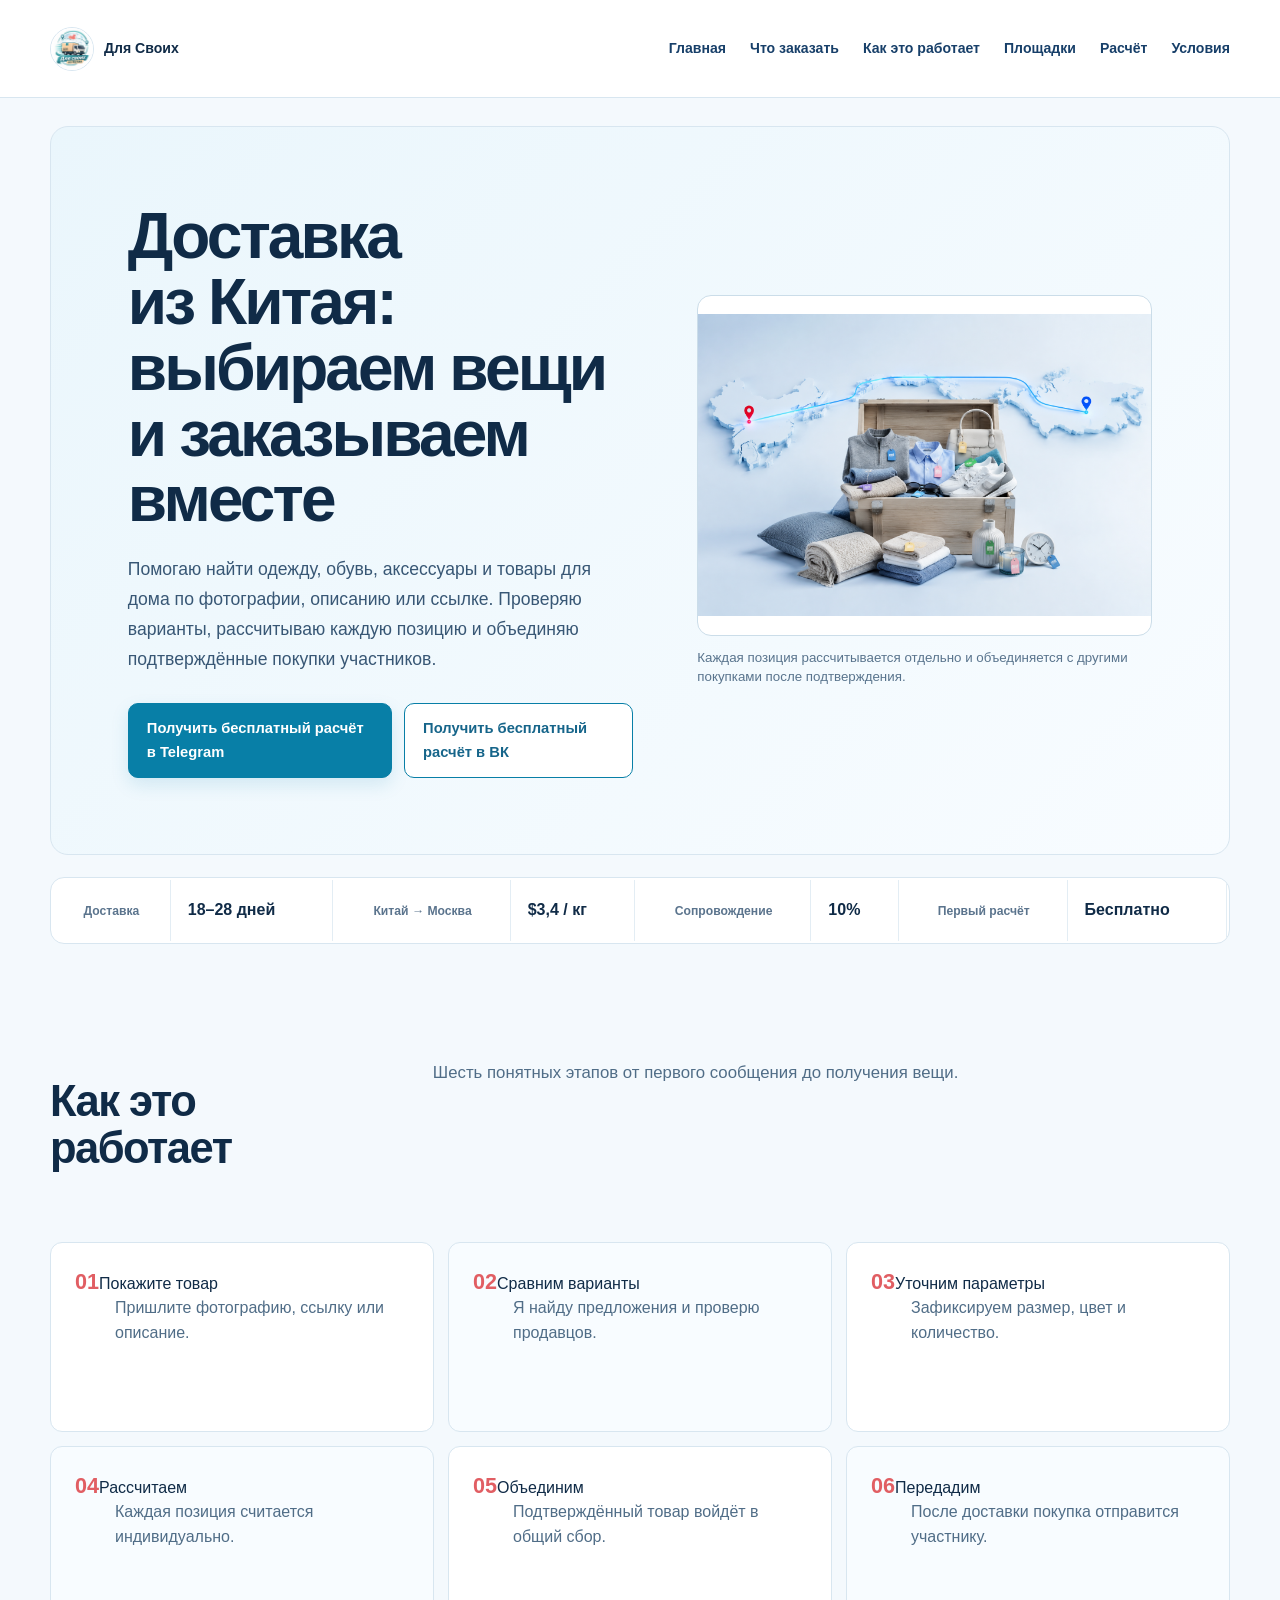
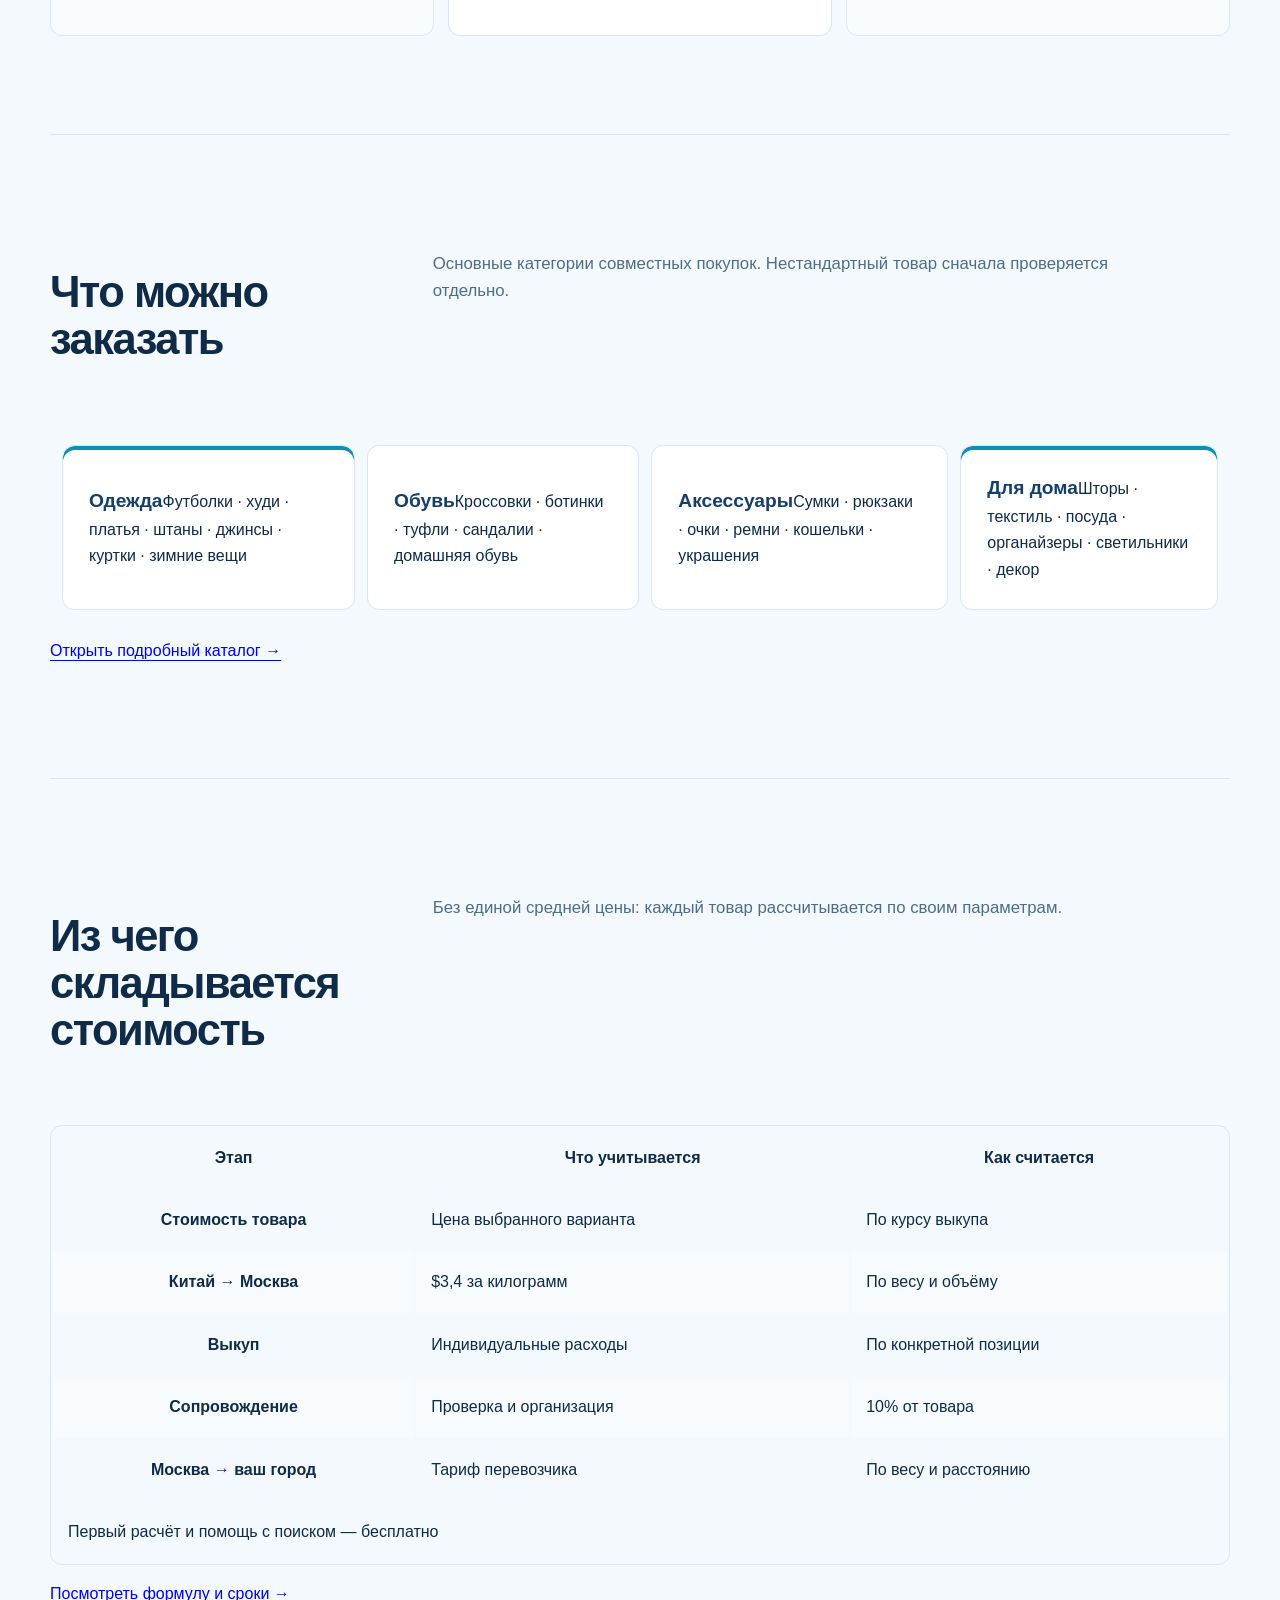
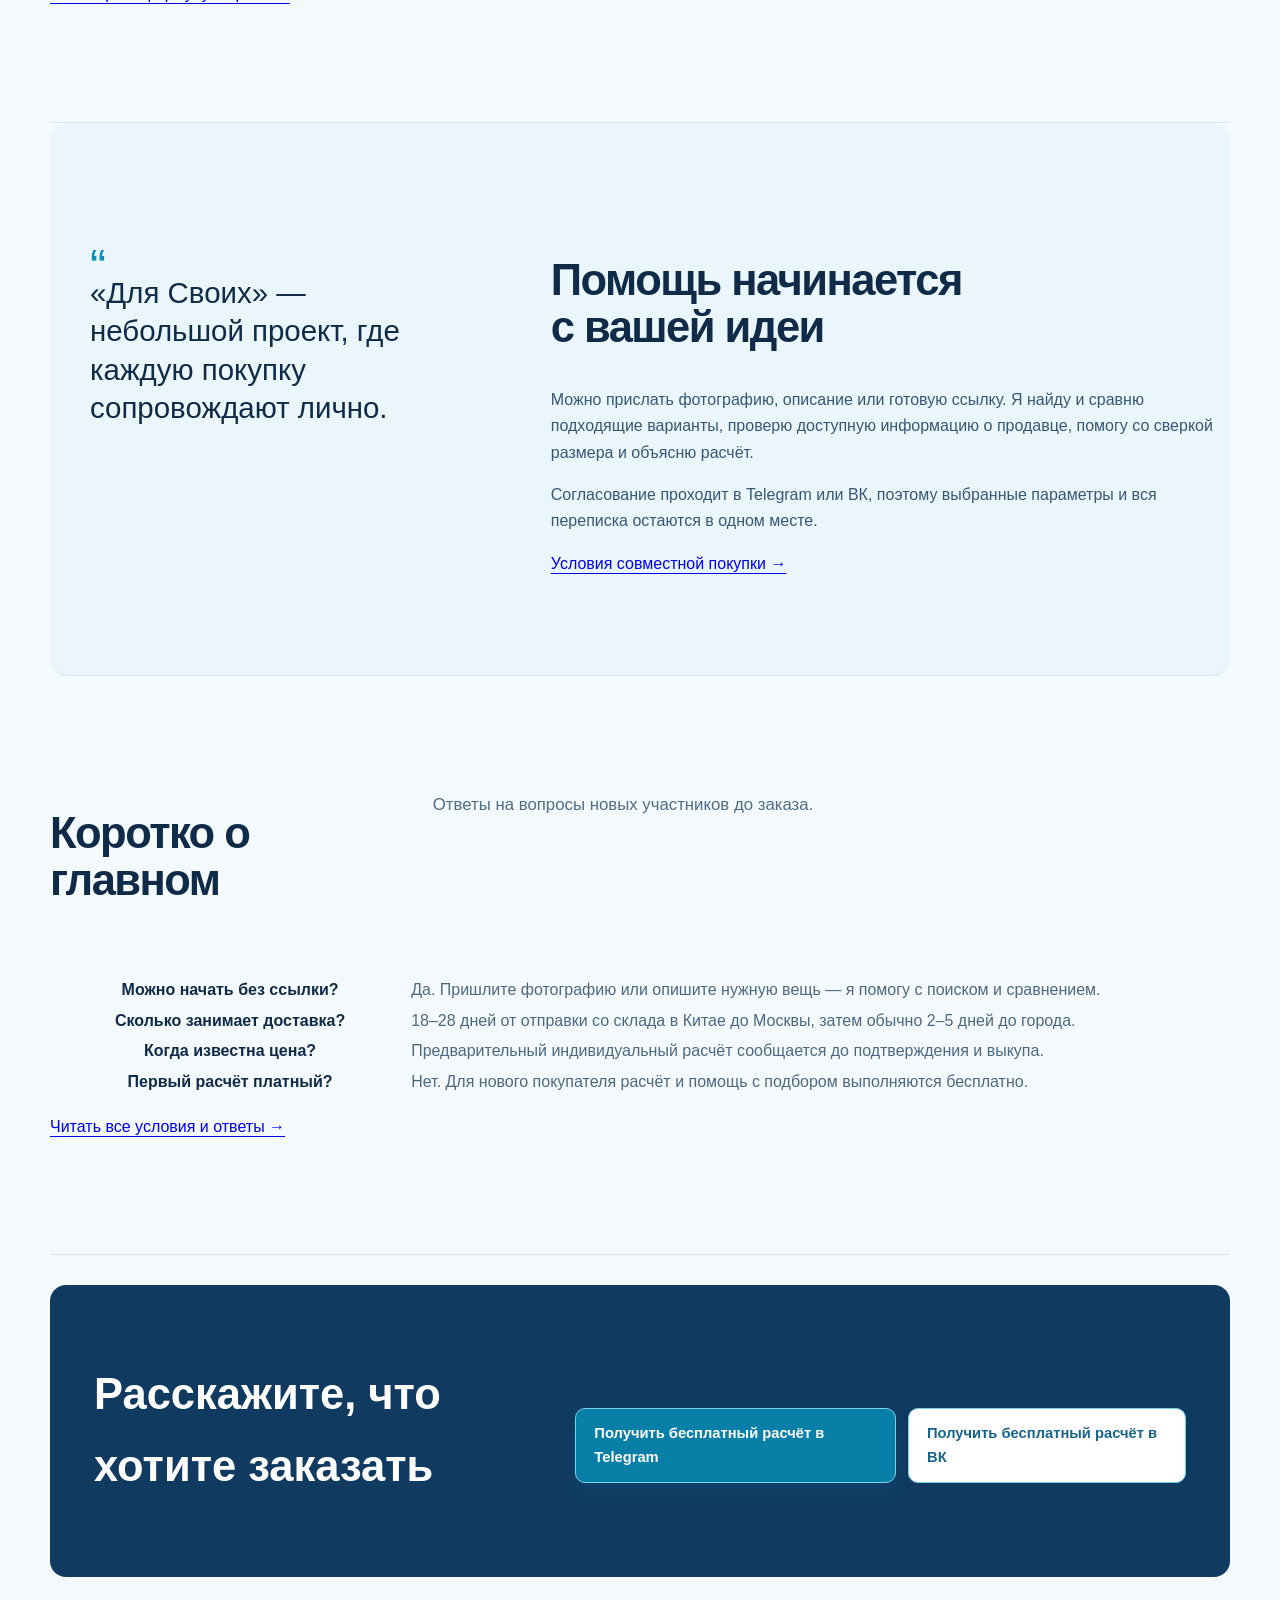
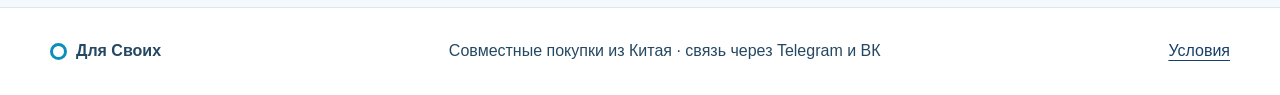
<file: index.html>
<!doctype html><html lang="ru"><head><meta charset="utf-8"><meta name="viewport" content="width=device-width,initial-scale=1"><title>Доставка из Китая: заказ с Pinduoduo, 1688, Poizon и Taobao · Для Своих</title><meta name="description" content="Совместные покупки и доставка из Китая по России: поиск товара по фото или ссылке, индивидуальный расчёт, выкуп и сопровождение за 18–28 дней. Направление: заказ с Pinduoduo, 1688, Poizon и Taobao."><meta name="robots" content="index,follow,max-image-preview:large"><link rel="canonical" href="https://dostavka-iz-kitaya-6.vercel.app/"><link rel="icon" href="favicon.ico?v=editorial-103dab66" type="image/x-icon"><meta property="og:type" content="website"><meta property="og:title" content="Доставка из Китая: заказ с Pinduoduo, 1688, Poizon и Taobao"><meta property="og:description" content="Совместные покупки и доставка из Китая по России: поиск товара по фото или ссылке, индивидуальный расчёт, выкуп и сопровождение за 18–28 дней. Направление: заказ с Pinduoduo, 1688, Poizon и Taobao."><meta property="og:image" content="https://dostavka-iz-kitaya-6.vercel.app/assets/group-purchase-103dab66.png"><meta property="og:url" content="https://dostavka-iz-kitaya-6.vercel.app/"><script type="application/ld+json">{"@context":"https://schema.org","@type":"WebPage","name":"Доставка из Китая: заказ с Pinduoduo, 1688, Poizon и Taobao","description":"Совместные покупки и доставка из Китая по России: поиск товара по фото или ссылке, индивидуальный расчёт, выкуп и сопровождение за 18–28 дней. Направление: заказ с Pinduoduo, 1688, Poizon и Taobao.","url":"https://dostavka-iz-kitaya-6.vercel.app/","inLanguage":"ru-RU","isPartOf":{"@type":"WebSite","name":"Доставка из Китая: заказ с Pinduoduo, 1688, Poizon и Taobao","url":"https://dostavka-iz-kitaya-6.vercel.app/"},"about":{"@type":"Service","name":"Совместные покупки из Китая","areaServed":"Россия","provider":{"@type":"Organization","name":"Для Своих"}}}</script><link rel="stylesheet" href="editorial.css?v=9868c2dab1d9">
  <!-- Yandex.Metrika counter -->
  <script type="text/javascript">
      (function(m,e,t,r,i,k,a){
          m[i]=m[i]||function(){(m[i].a=m[i].a||[]).push(arguments)};
          m[i].l=1*new Date();
          for (var j = 0; j < document.scripts.length; j++) {if (document.scripts[j].src === r) { return; }}
          k=e.createElement(t),a=e.getElementsByTagName(t)[0],k.async=1,k.src=r;
          k.onerror=function(){
              if(k.dataset.fallback)return;
              var fallback=e.createElement(t);
              fallback.async=1;
              fallback.dataset.fallback='1';
              fallback.src='https://mc.yandex.com/metrika/tag.js?id=112397140';
              a.parentNode.insertBefore(fallback,a);
          };
          a.parentNode.insertBefore(k,a)
      })(window, document,'script','https://mc.yandex.ru/metrika/tag.js?id=112397140', 'ym');

      ym(112397140, 'init', {
          ssr:true,
          webvisor:true,
          clickmap:true,
          ecommerce:"dataLayer",
          referrer:document.referrer,
          url:location.href,
          accurateTrackBounce:true,
          trackLinks:true
      });
  </script>
  <!-- /Yandex.Metrika counter -->
</head><body>
  <!-- Yandex.Metrika noscript -->
  <noscript><div><img src="https://mc.yandex.com/watch/112397140" style="position:absolute; left:-9999px;" alt="" /></div></noscript>
  <!-- /Yandex.Metrika noscript -->
<a class="skip" href="#content">Перейти к содержанию</a><div class="s103dab6-routefolio-shell"><aside class="s103dab6-routefolio-rail"><h2 class="s103dab6-routefolio-brand"><a href="index.html"><img src="assets/logo-small.jpg" width="46" height="46" alt=""><span>Для Своих</span></a></h2><menu aria-label="Основная навигация"><li><a href="index.html">Главная</a></li><li><a href="vybor-103da.html">Что заказать</a></li><li><a href="put-zakaza-103da.html">Как это работает</a></li><li><a href="prilozheniya-103da.html">Площадки</a></li><li><a href="raschet-103da.html">Расчёт</a></li><li><a href="pravila-103da.html">Условия</a></li></menu></aside><div class="s103dab6-routefolio-canvas"><header class="s103dab6-routefolio-page-head"><p><a class="s103dab6-routefolio-quick" href="#contacts">Бесплатный расчёт</a></p></header><main id="content"><header class="s103dab6-routefolio-hero"><article><h1>Доставка из Китая: выбираем вещи и заказываем вместе</h1><p>Помогаю найти одежду, обувь, аксессуары и товары для дома по фотографии, описанию или ссылке. Проверяю варианты, рассчитываю каждую позицию и объединяю подтверждённые покупки участников.</p><menu class="s103dab6-routefolio-action-group"><li><a class="s103dab6-routefolio-action s103dab6-routefolio-action--telegram" data-goal="telegram_primary" href="https://t.me/dlyasvoihchina" target="_blank" rel="noopener">Получить бесплатный расчёт в Telegram</a></li><li><a class="s103dab6-routefolio-action s103dab6-routefolio-action--vk" data-goal="vk_primary" href="https://vk.ru/dlyasvoihchina" target="_blank" rel="noopener">Получить бесплатный расчёт в ВК</a></li></menu></article><picture><img src="assets/group-purchase-103dab66.png" width="1536" height="1024" fetchpriority="high" decoding="async" alt="Вещи участников совместной покупки на маршруте из Китая в Россию"><small>Каждая позиция рассчитывается отдельно и объединяется с другими покупками после подтверждения.</small></picture></header><table class="s103dab6-routefolio-facts"><tbody><tr><th>Доставка</th><td>18–28 дней</td><th>Китай → Москва</th><td>$3,4 / кг</td><th>Сопровождение</th><td>10%</td><th>Первый расчёт</th><td>Бесплатно</td></tr></tbody></table><article class="s103dab6-routefolio-section" id="route"><header><h2>Как это работает</h2><div><p>Шесть понятных этапов от первого сообщения до получения вещи.</p></div></header><dl class="s103dab6-routefolio-route"><div><dt><b>01</b>Покажите товар</dt><dd>Пришлите фотографию, ссылку или описание.</dd></div><div><dt><b>02</b>Сравним варианты</dt><dd>Я найду предложения и проверю продавцов.</dd></div><div><dt><b>03</b>Уточним параметры</dt><dd>Зафиксируем размер, цвет и количество.</dd></div><div><dt><b>04</b>Рассчитаем</dt><dd>Каждая позиция считается индивидуально.</dd></div><div><dt><b>05</b>Объединим</dt><dd>Подтверждённый товар войдёт в общий сбор.</dd></div><div><dt><b>06</b>Передадим</dt><dd>После доставки покупка отправится участнику.</dd></div></dl></article><article class="s103dab6-routefolio-section" id="catalog"><header><h2>Что можно заказать</h2><div><p>Основные категории совместных покупок. Нестандартный товар сначала проверяется отдельно.</p></div></header><table class="s103dab6-routefolio-catalog"><tbody><tr><td><strong>Одежда</strong>Футболки · худи · платья · штаны · джинсы · куртки · зимние вещи</td><td><strong>Обувь</strong>Кроссовки · ботинки · туфли · сандалии · домашняя обувь</td><td><strong>Аксессуары</strong>Сумки · рюкзаки · очки · ремни · кошельки · украшения</td><td><strong>Для дома</strong>Шторы · текстиль · посуда · органайзеры · светильники · декор</td></tr></tbody></table><p><a href="vybor-103da.html">Открыть подробный каталог →</a></p></article><article class="s103dab6-routefolio-section" id="cost"><header><h2>Из чего складывается стоимость</h2><div><p>Без единой средней цены: каждый товар рассчитывается по своим параметрам.</p></div></header><table class="s103dab6-routefolio-ledger"><thead><tr><th>Этап</th><th>Что учитывается</th><th>Как считается</th></tr></thead><tbody><tr><th>Стоимость товара</th><td>Цена выбранного варианта</td><td>По курсу выкупа</td></tr><tr><th>Китай → Москва</th><td>$3,4 за килограмм</td><td>По весу и объёму</td></tr><tr><th>Выкуп</th><td>Индивидуальные расходы</td><td>По конкретной позиции</td></tr><tr><th>Сопровождение</th><td>Проверка и организация</td><td>10% от товара</td></tr><tr><th>Москва → ваш город</th><td>Тариф перевозчика</td><td>По весу и расстоянию</td></tr></tbody><tfoot><tr><td colspan="3">Первый расчёт и помощь с поиском — бесплатно</td></tr></tfoot></table><p><a href="raschet-103da.html">Посмотреть формулу и сроки →</a></p></article><article class="s103dab6-routefolio-section s103dab6-routefolio-story"><blockquote>«Для Своих» — небольшой проект, где каждую покупку сопровождают лично.</blockquote><address><h2>Помощь начинается с вашей идеи</h2><p>Можно прислать фотографию, описание или готовую ссылку. Я найду и сравню подходящие варианты, проверю доступную информацию о продавце, помогу со сверкой размера и объясню расчёт.</p><p>Согласование проходит в Telegram или ВК, поэтому выбранные параметры и вся переписка остаются в одном месте.</p><a href="pravila-103da.html">Условия совместной покупки →</a></address></article><article class="s103dab6-routefolio-section s103dab6-routefolio-questions"><header><h2>Коротко о главном</h2><div><p>Ответы на вопросы новых участников до заказа.</p></div></header><table><tbody><tr><th>Можно начать без ссылки?</th><td>Да. Пришлите фотографию или опишите нужную вещь — я помогу с поиском и сравнением.</td></tr><tr><th>Сколько занимает доставка?</th><td>18–28 дней от отправки со склада в Китае до Москвы, затем обычно 2–5 дней до города.</td></tr><tr><th>Когда известна цена?</th><td>Предварительный индивидуальный расчёт сообщается до подтверждения и выкупа.</td></tr><tr><th>Первый расчёт платный?</th><td>Нет. Для нового покупателя расчёт и помощь с подбором выполняются бесплатно.</td></tr></tbody></table><p><a href="pravila-103da.html">Читать все условия и ответы →</a></p></article><address class="s103dab6-routefolio-contact" id="contacts"><h2>Расскажите, что хотите заказать</h2><menu class="s103dab6-routefolio-action-group"><li><a class="s103dab6-routefolio-action s103dab6-routefolio-action--telegram" data-goal="telegram_primary" href="https://t.me/dlyasvoihchina" target="_blank" rel="noopener">Получить бесплатный расчёт в Telegram</a></li><li><a class="s103dab6-routefolio-action s103dab6-routefolio-action--vk" data-goal="vk_primary" href="https://vk.ru/dlyasvoihchina" target="_blank" rel="noopener">Получить бесплатный расчёт в ВК</a></li></menu></address></main><footer class="s103dab6-routefolio-footer"><strong>Для Своих</strong><span>Совместные покупки из Китая · связь через Telegram и ВК</span><a href="pravila-103da.html">Условия</a></footer></div></div><script src="editorial.js?v=103dab66"></script></body></html>
</file>
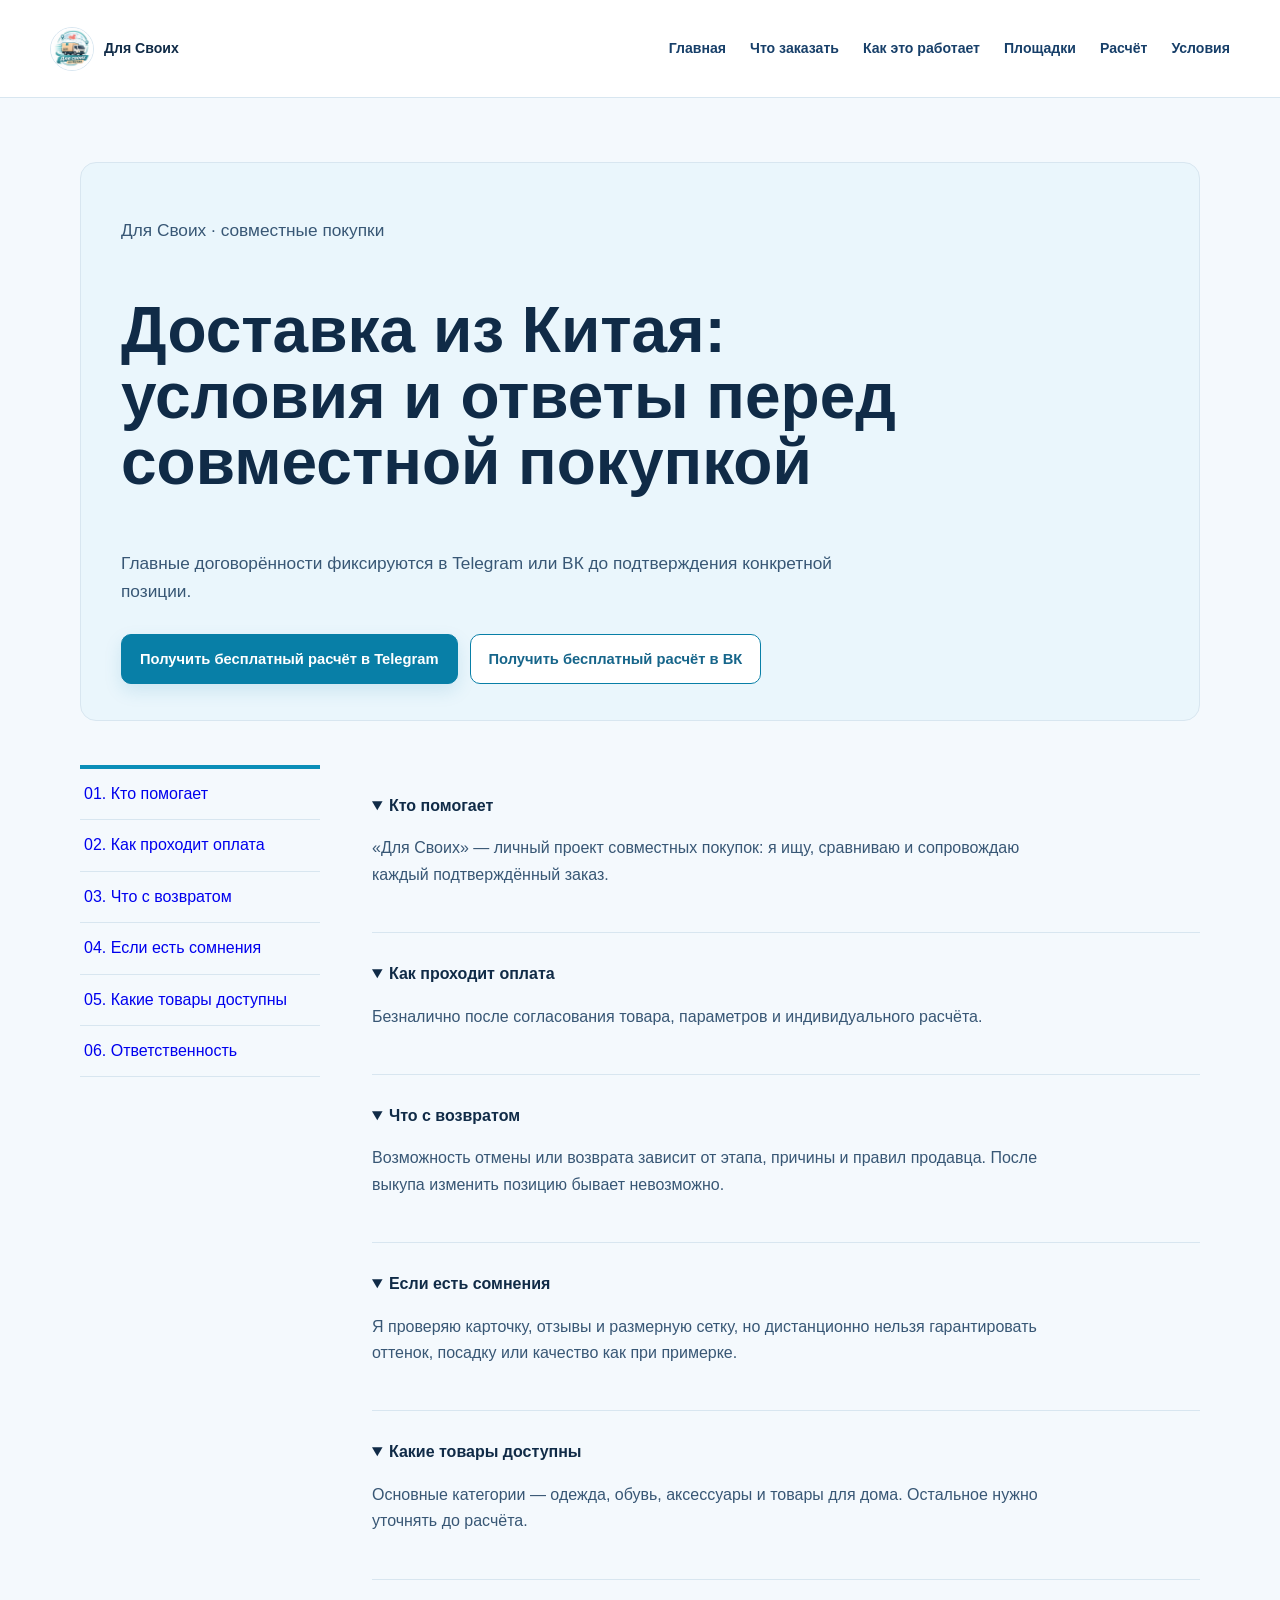
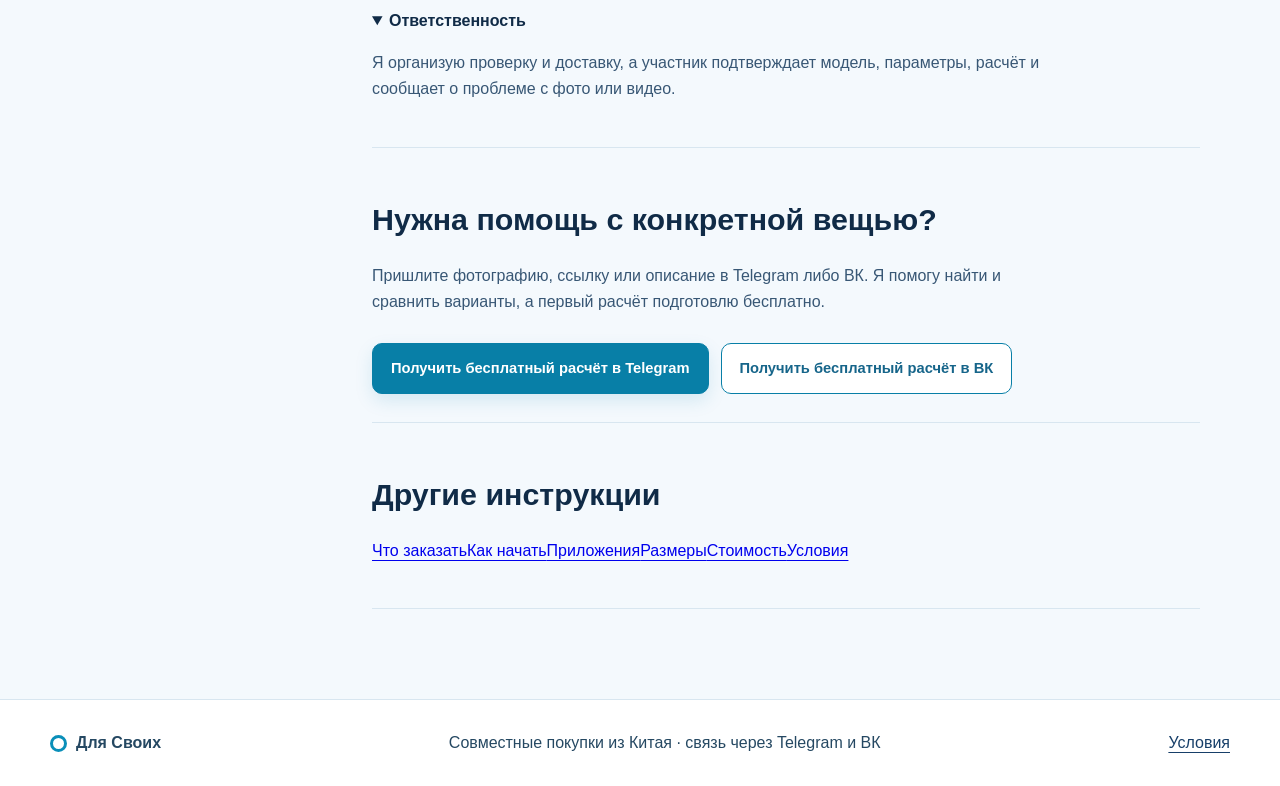
<file: pravila-103da.html>
<!doctype html><html lang="ru"><head><meta charset="utf-8"><meta name="viewport" content="width=device-width,initial-scale=1"><title>Доставка из Китая: условия и ответы перед совместной покупкой · Для Своих</title><meta name="description" content="Главные договорённости фиксируются в Telegram или ВК до подтверждения конкретной позиции. Проект «Для Своих»: заказ с Pinduoduo, 1688, Poizon и Taobao."><meta name="robots" content="index,follow,max-image-preview:large"><link rel="canonical" href="https://dostavka-iz-kitaya-6.vercel.app/pravila-103da.html"><link rel="icon" href="favicon.ico?v=editorial-103dab66" type="image/x-icon"><meta property="og:type" content="website"><meta property="og:title" content="Доставка из Китая: условия и ответы перед совместной покупкой"><meta property="og:description" content="Главные договорённости фиксируются в Telegram или ВК до подтверждения конкретной позиции. Проект «Для Своих»: заказ с Pinduoduo, 1688, Poizon и Taobao."><meta property="og:image" content="https://dostavka-iz-kitaya-6.vercel.app/assets/group-purchase-103dab66.png"><meta property="og:url" content="https://dostavka-iz-kitaya-6.vercel.app/pravila-103da.html"><script type="application/ld+json">{"@context":"https://schema.org","@type":"WebPage","name":"Доставка из Китая: условия и ответы перед совместной покупкой","description":"Главные договорённости фиксируются в Telegram или ВК до подтверждения конкретной позиции. Проект «Для Своих»: заказ с Pinduoduo, 1688, Poizon и Taobao.","url":"https://dostavka-iz-kitaya-6.vercel.app/pravila-103da.html","inLanguage":"ru-RU","isPartOf":{"@type":"WebSite","name":"Доставка из Китая: заказ с Pinduoduo, 1688, Poizon и Taobao","url":"https://dostavka-iz-kitaya-6.vercel.app/"},"about":{"@type":"Service","name":"Совместные покупки из Китая","areaServed":"Россия","provider":{"@type":"Organization","name":"Для Своих"}}}</script><link rel="stylesheet" href="editorial.css?v=9868c2dab1d9">
  <!-- Yandex.Metrika counter -->
  <script type="text/javascript">
      (function(m,e,t,r,i,k,a){
          m[i]=m[i]||function(){(m[i].a=m[i].a||[]).push(arguments)};
          m[i].l=1*new Date();
          for (var j = 0; j < document.scripts.length; j++) {if (document.scripts[j].src === r) { return; }}
          k=e.createElement(t),a=e.getElementsByTagName(t)[0],k.async=1,k.src=r;
          k.onerror=function(){
              if(k.dataset.fallback)return;
              var fallback=e.createElement(t);
              fallback.async=1;
              fallback.dataset.fallback='1';
              fallback.src='https://mc.yandex.com/metrika/tag.js?id=112397140';
              a.parentNode.insertBefore(fallback,a);
          };
          a.parentNode.insertBefore(k,a)
      })(window, document,'script','https://mc.yandex.ru/metrika/tag.js?id=112397140', 'ym');

      ym(112397140, 'init', {
          ssr:true,
          webvisor:true,
          clickmap:true,
          ecommerce:"dataLayer",
          referrer:document.referrer,
          url:location.href,
          accurateTrackBounce:true,
          trackLinks:true
      });
  </script>
  <!-- /Yandex.Metrika counter -->
</head><body>
  <!-- Yandex.Metrika noscript -->
  <noscript><div><img src="https://mc.yandex.com/watch/112397140" style="position:absolute; left:-9999px;" alt="" /></div></noscript>
  <!-- /Yandex.Metrika noscript -->
<a class="skip" href="#content">Перейти к содержанию</a><div class="s103dab6-routefolio-shell"><aside class="s103dab6-routefolio-rail"><h2 class="s103dab6-routefolio-brand"><a href="index.html"><img src="assets/logo-small.jpg" width="46" height="46" alt=""><span>Для Своих</span></a></h2><menu aria-label="Основная навигация"><li><a href="index.html">Главная</a></li><li><a href="vybor-103da.html">Что заказать</a></li><li><a href="put-zakaza-103da.html">Как это работает</a></li><li><a href="prilozheniya-103da.html">Площадки</a></li><li><a href="raschet-103da.html">Расчёт</a></li><li><a href="pravila-103da.html">Условия</a></li></menu></aside><div class="s103dab6-routefolio-canvas"><header class="s103dab6-routefolio-page-head"><p><a class="s103dab6-routefolio-quick" href="#contacts">Бесплатный расчёт</a></p></header><main id="content"><article class="s103dab6-routefolio-manual"><header><p>Для Своих · совместные покупки</p><h1>Доставка из Китая: условия и ответы перед совместной покупкой</h1><p>Главные договорённости фиксируются в Telegram или ВК до подтверждения конкретной позиции.</p><menu class="s103dab6-routefolio-action-group"><li><a class="s103dab6-routefolio-action s103dab6-routefolio-action--telegram" data-goal="telegram_primary" href="https://t.me/dlyasvoihchina" target="_blank" rel="noopener">Получить бесплатный расчёт в Telegram</a></li><li><a class="s103dab6-routefolio-action s103dab6-routefolio-action--vk" data-goal="vk_primary" href="https://vk.ru/dlyasvoihchina" target="_blank" rel="noopener">Получить бесплатный расчёт в ВК</a></li></menu></header><div class="s103dab6-routefolio-manual-grid"><nav class="s103dab6-routefolio-toc" aria-label="Содержание"><a href="#part-1">01. Кто помогает</a><a href="#part-2">02. Как проходит оплата</a><a href="#part-3">03. Что с возвратом</a><a href="#part-4">04. Если есть сомнения</a><a href="#part-5">05. Какие товары доступны</a><a href="#part-6">06. Ответственность</a></nav><div class="s103dab6-routefolio-copy"><section id="part-1"><details open><summary><strong>Кто помогает</strong></summary><p>«Для Своих» — личный проект совместных покупок: я ищу, сравниваю и сопровождаю каждый подтверждённый заказ.</p></details></section><section id="part-2"><details open><summary><strong>Как проходит оплата</strong></summary><p>Безналично после согласования товара, параметров и индивидуального расчёта.</p></details></section><section id="part-3"><details open><summary><strong>Что с возвратом</strong></summary><p>Возможность отмены или возврата зависит от этапа, причины и правил продавца. После выкупа изменить позицию бывает невозможно.</p></details></section><section id="part-4"><details open><summary><strong>Если есть сомнения</strong></summary><p>Я проверяю карточку, отзывы и размерную сетку, но дистанционно нельзя гарантировать оттенок, посадку или качество как при примерке.</p></details></section><section id="part-5"><details open><summary><strong>Какие товары доступны</strong></summary><p>Основные категории — одежда, обувь, аксессуары и товары для дома. Остальное нужно уточнять до расчёта.</p></details></section><section id="part-6"><details open><summary><strong>Ответственность</strong></summary><p>Я организую проверку и доставку, а участник подтверждает модель, параметры, расчёт и сообщает о проблеме с фото или видео.</p></details></section><section><h2>Нужна помощь с конкретной вещью?</h2><p>Пришлите фотографию, ссылку или описание в Telegram либо ВК. Я помогу найти и сравнить варианты, а первый расчёт подготовлю бесплатно.</p><menu class="s103dab6-routefolio-action-group"><li><a class="s103dab6-routefolio-action s103dab6-routefolio-action--telegram" data-goal="telegram_primary" href="https://t.me/dlyasvoihchina" target="_blank" rel="noopener">Получить бесплатный расчёт в Telegram</a></li><li><a class="s103dab6-routefolio-action s103dab6-routefolio-action--vk" data-goal="vk_primary" href="https://vk.ru/dlyasvoihchina" target="_blank" rel="noopener">Получить бесплатный расчёт в ВК</a></li></menu></section><section><h2>Другие инструкции</h2><p><a href="vybor-103da.html">Что заказать</a><a href="put-zakaza-103da.html">Как начать</a><a href="prilozheniya-103da.html">Приложения</a><a href="razmery-103da.html">Размеры</a><a href="raschet-103da.html">Стоимость</a><a href="pravila-103da.html">Условия</a></p></section></div></div></article></main><footer class="s103dab6-routefolio-footer"><strong>Для Своих</strong><span>Совместные покупки из Китая · связь через Telegram и ВК</span><a href="pravila-103da.html">Условия</a></footer></div></div><script src="editorial.js?v=103dab66"></script></body></html>
</file>
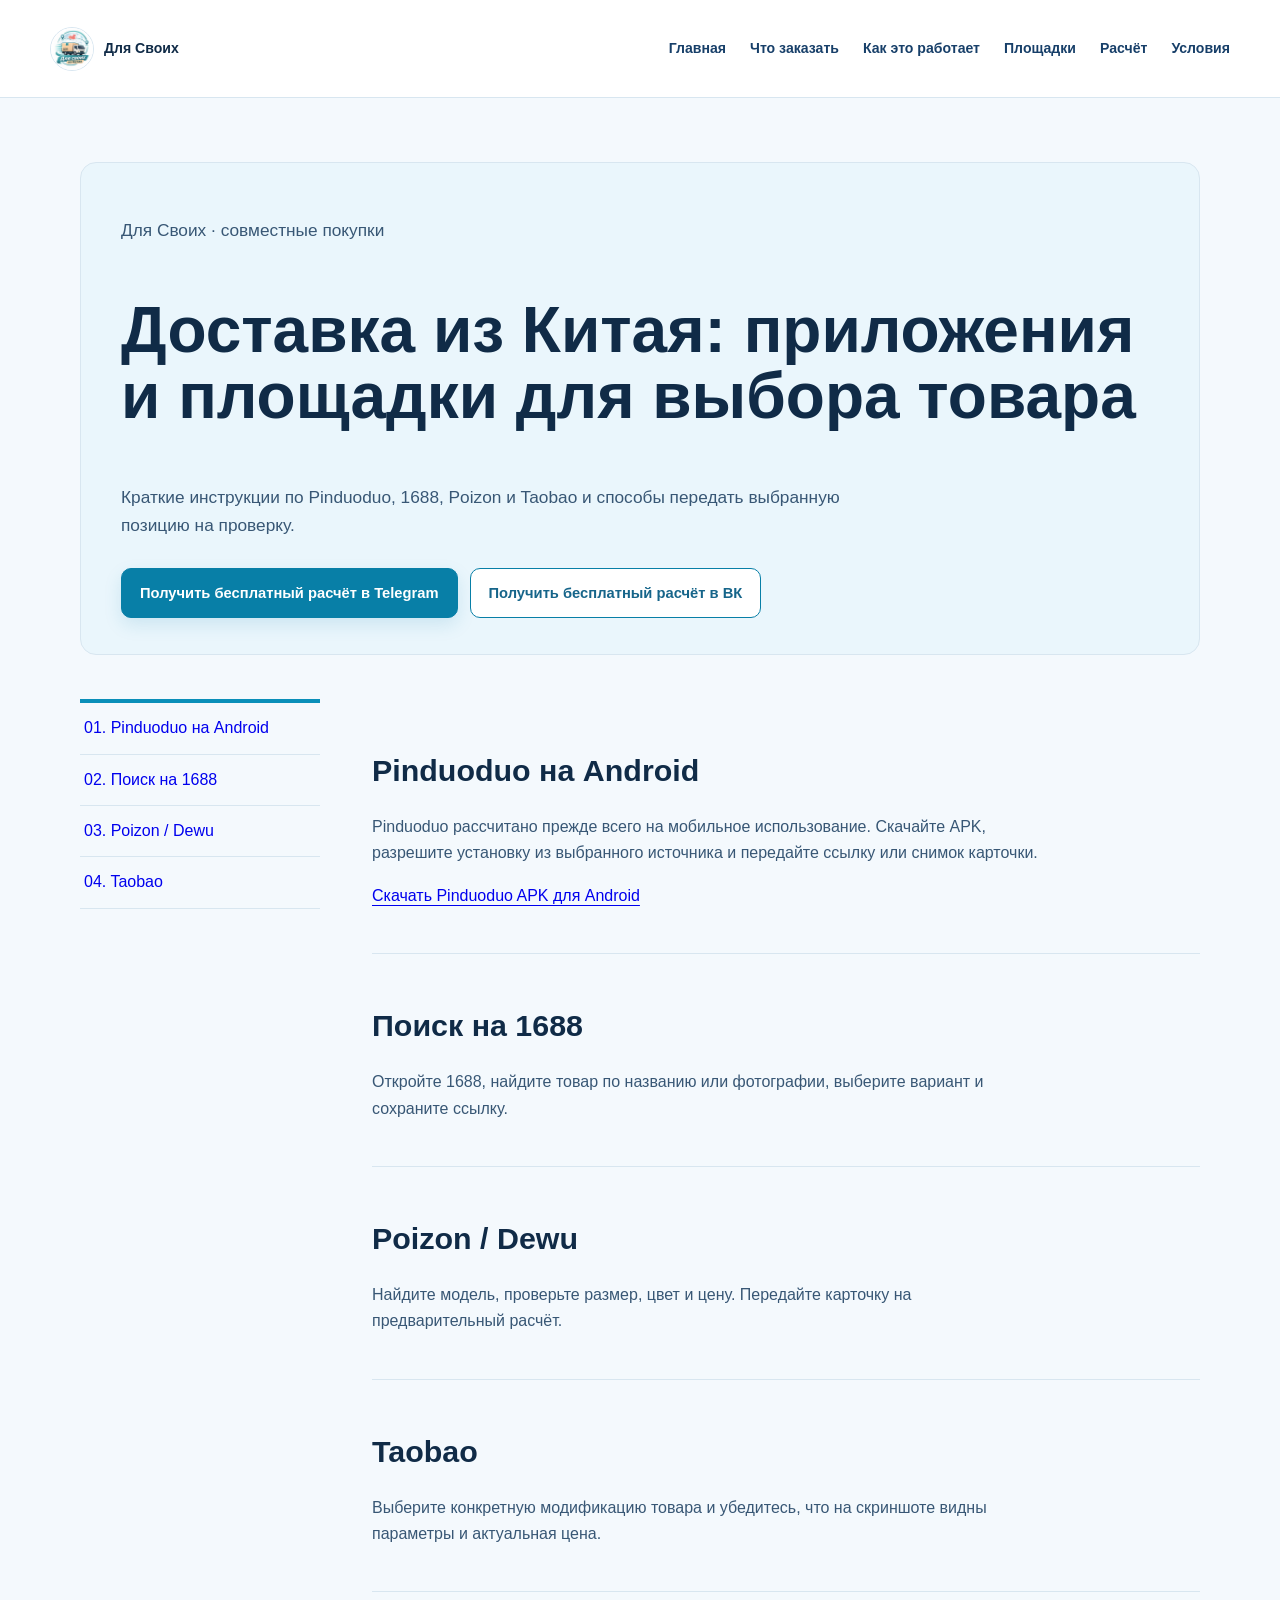
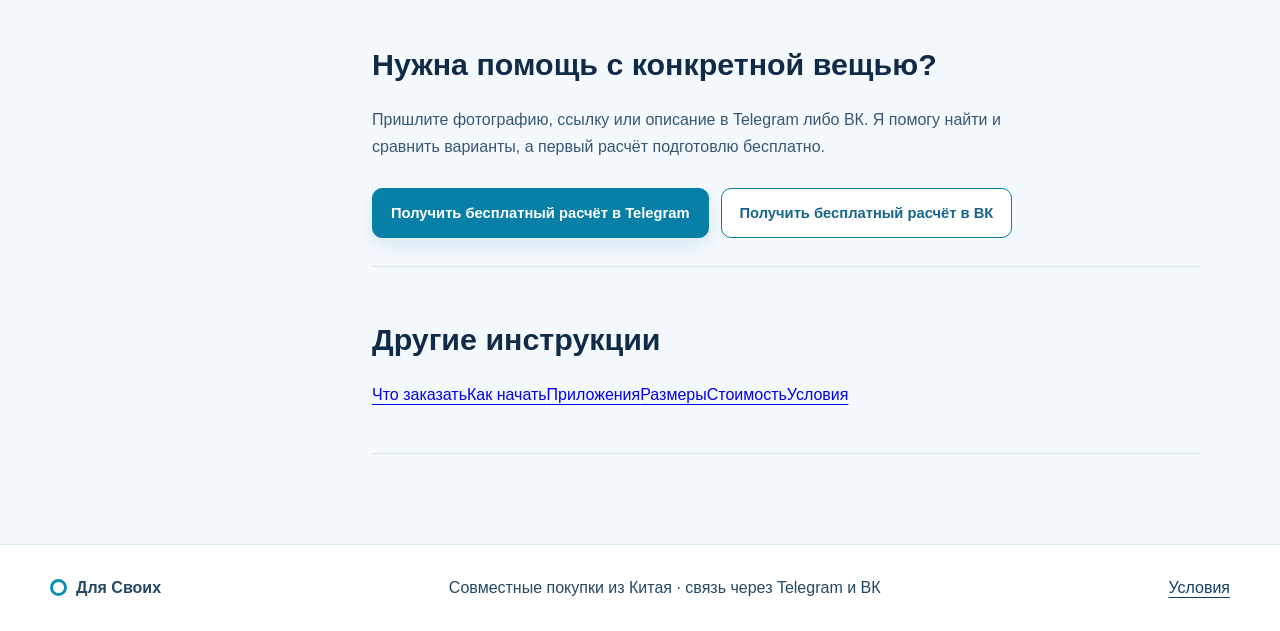
<file: prilozheniya-103da.html>
<!doctype html><html lang="ru"><head><meta charset="utf-8"><meta name="viewport" content="width=device-width,initial-scale=1"><title>Доставка из Китая: приложения и площадки для выбора товара · Для Своих</title><meta name="description" content="Краткие инструкции по Pinduoduo, 1688, Poizon и Taobao и способы передать выбранную позицию на проверку. Проект «Для Своих»: заказ с Pinduoduo, 1688, Poizon и Taobao."><meta name="robots" content="index,follow,max-image-preview:large"><link rel="canonical" href="https://dostavka-iz-kitaya-6.vercel.app/prilozheniya-103da.html"><link rel="icon" href="favicon.ico?v=editorial-103dab66" type="image/x-icon"><meta property="og:type" content="website"><meta property="og:title" content="Доставка из Китая: приложения и площадки для выбора товара"><meta property="og:description" content="Краткие инструкции по Pinduoduo, 1688, Poizon и Taobao и способы передать выбранную позицию на проверку. Проект «Для Своих»: заказ с Pinduoduo, 1688, Poizon и Taobao."><meta property="og:image" content="https://dostavka-iz-kitaya-6.vercel.app/assets/group-purchase-103dab66.png"><meta property="og:url" content="https://dostavka-iz-kitaya-6.vercel.app/prilozheniya-103da.html"><script type="application/ld+json">{"@context":"https://schema.org","@type":"WebPage","name":"Доставка из Китая: приложения и площадки для выбора товара","description":"Краткие инструкции по Pinduoduo, 1688, Poizon и Taobao и способы передать выбранную позицию на проверку. Проект «Для Своих»: заказ с Pinduoduo, 1688, Poizon и Taobao.","url":"https://dostavka-iz-kitaya-6.vercel.app/prilozheniya-103da.html","inLanguage":"ru-RU","isPartOf":{"@type":"WebSite","name":"Доставка из Китая: заказ с Pinduoduo, 1688, Poizon и Taobao","url":"https://dostavka-iz-kitaya-6.vercel.app/"},"about":{"@type":"Service","name":"Совместные покупки из Китая","areaServed":"Россия","provider":{"@type":"Organization","name":"Для Своих"}}}</script><link rel="stylesheet" href="editorial.css?v=9868c2dab1d9">
  <!-- Yandex.Metrika counter -->
  <script type="text/javascript">
      (function(m,e,t,r,i,k,a){
          m[i]=m[i]||function(){(m[i].a=m[i].a||[]).push(arguments)};
          m[i].l=1*new Date();
          for (var j = 0; j < document.scripts.length; j++) {if (document.scripts[j].src === r) { return; }}
          k=e.createElement(t),a=e.getElementsByTagName(t)[0],k.async=1,k.src=r;
          k.onerror=function(){
              if(k.dataset.fallback)return;
              var fallback=e.createElement(t);
              fallback.async=1;
              fallback.dataset.fallback='1';
              fallback.src='https://mc.yandex.com/metrika/tag.js?id=112397140';
              a.parentNode.insertBefore(fallback,a);
          };
          a.parentNode.insertBefore(k,a)
      })(window, document,'script','https://mc.yandex.ru/metrika/tag.js?id=112397140', 'ym');

      ym(112397140, 'init', {
          ssr:true,
          webvisor:true,
          clickmap:true,
          ecommerce:"dataLayer",
          referrer:document.referrer,
          url:location.href,
          accurateTrackBounce:true,
          trackLinks:true
      });
  </script>
  <!-- /Yandex.Metrika counter -->
</head><body>
  <!-- Yandex.Metrika noscript -->
  <noscript><div><img src="https://mc.yandex.com/watch/112397140" style="position:absolute; left:-9999px;" alt="" /></div></noscript>
  <!-- /Yandex.Metrika noscript -->
<a class="skip" href="#content">Перейти к содержанию</a><div class="s103dab6-routefolio-shell"><aside class="s103dab6-routefolio-rail"><h2 class="s103dab6-routefolio-brand"><a href="index.html"><img src="assets/logo-small.jpg" width="46" height="46" alt=""><span>Для Своих</span></a></h2><menu aria-label="Основная навигация"><li><a href="index.html">Главная</a></li><li><a href="vybor-103da.html">Что заказать</a></li><li><a href="put-zakaza-103da.html">Как это работает</a></li><li><a href="prilozheniya-103da.html">Площадки</a></li><li><a href="raschet-103da.html">Расчёт</a></li><li><a href="pravila-103da.html">Условия</a></li></menu></aside><div class="s103dab6-routefolio-canvas"><header class="s103dab6-routefolio-page-head"><p><a class="s103dab6-routefolio-quick" href="#contacts">Бесплатный расчёт</a></p></header><main id="content"><article class="s103dab6-routefolio-manual"><header><p>Для Своих · совместные покупки</p><h1>Доставка из Китая: приложения и площадки для выбора товара</h1><p>Краткие инструкции по Pinduoduo, 1688, Poizon и Taobao и способы передать выбранную позицию на проверку.</p><menu class="s103dab6-routefolio-action-group"><li><a class="s103dab6-routefolio-action s103dab6-routefolio-action--telegram" data-goal="telegram_primary" href="https://t.me/dlyasvoihchina" target="_blank" rel="noopener">Получить бесплатный расчёт в Telegram</a></li><li><a class="s103dab6-routefolio-action s103dab6-routefolio-action--vk" data-goal="vk_primary" href="https://vk.ru/dlyasvoihchina" target="_blank" rel="noopener">Получить бесплатный расчёт в ВК</a></li></menu></header><div class="s103dab6-routefolio-manual-grid"><nav class="s103dab6-routefolio-toc" aria-label="Содержание"><a href="#part-1">01. Pinduoduo на Android</a><a href="#part-2">02. Поиск на 1688</a><a href="#part-3">03. Poizon / Dewu</a><a href="#part-4">04. Taobao</a></nav><div class="s103dab6-routefolio-copy"><section id="part-1"><h2>Pinduoduo на Android</h2><p>Pinduoduo рассчитано прежде всего на мобильное использование. Скачайте APK, разрешите установку из выбранного источника и передайте ссылку или снимок карточки.</p><p><a href="downloads/pinduoduo.apk" download>Скачать Pinduoduo APK для Android</a></p></section><section id="part-2"><h2>Поиск на 1688</h2><p>Откройте 1688, найдите товар по названию или фотографии, выберите вариант и сохраните ссылку.</p></section><section id="part-3"><h2>Poizon / Dewu</h2><p>Найдите модель, проверьте размер, цвет и цену. Передайте карточку на предварительный расчёт.</p></section><section id="part-4"><h2>Taobao</h2><p>Выберите конкретную модификацию товара и убедитесь, что на скриншоте видны параметры и актуальная цена.</p></section><section><h2>Нужна помощь с конкретной вещью?</h2><p>Пришлите фотографию, ссылку или описание в Telegram либо ВК. Я помогу найти и сравнить варианты, а первый расчёт подготовлю бесплатно.</p><menu class="s103dab6-routefolio-action-group"><li><a class="s103dab6-routefolio-action s103dab6-routefolio-action--telegram" data-goal="telegram_primary" href="https://t.me/dlyasvoihchina" target="_blank" rel="noopener">Получить бесплатный расчёт в Telegram</a></li><li><a class="s103dab6-routefolio-action s103dab6-routefolio-action--vk" data-goal="vk_primary" href="https://vk.ru/dlyasvoihchina" target="_blank" rel="noopener">Получить бесплатный расчёт в ВК</a></li></menu></section><section><h2>Другие инструкции</h2><p><a href="vybor-103da.html">Что заказать</a><a href="put-zakaza-103da.html">Как начать</a><a href="prilozheniya-103da.html">Приложения</a><a href="razmery-103da.html">Размеры</a><a href="raschet-103da.html">Стоимость</a><a href="pravila-103da.html">Условия</a></p></section></div></div></article></main><footer class="s103dab6-routefolio-footer"><strong>Для Своих</strong><span>Совместные покупки из Китая · связь через Telegram и ВК</span><a href="pravila-103da.html">Условия</a></footer></div></div><script src="editorial.js?v=103dab66"></script></body></html>
</file>
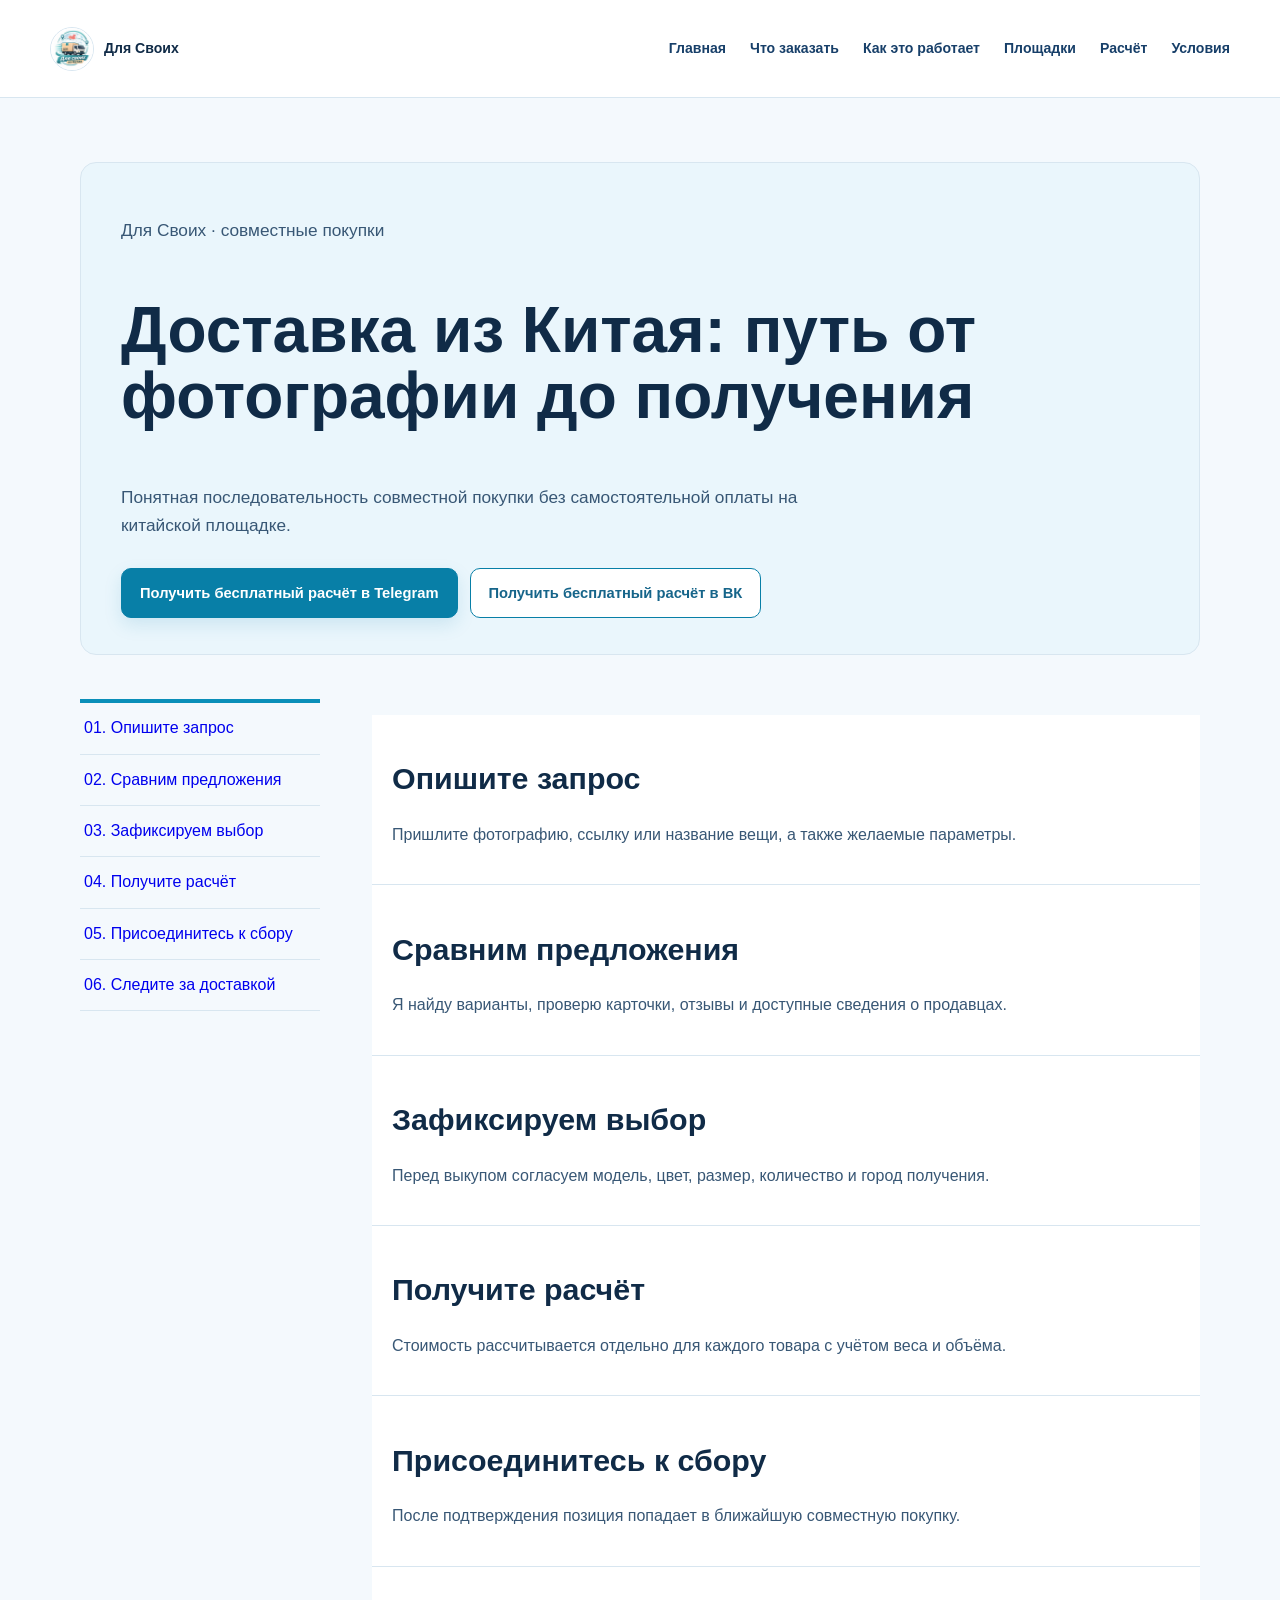
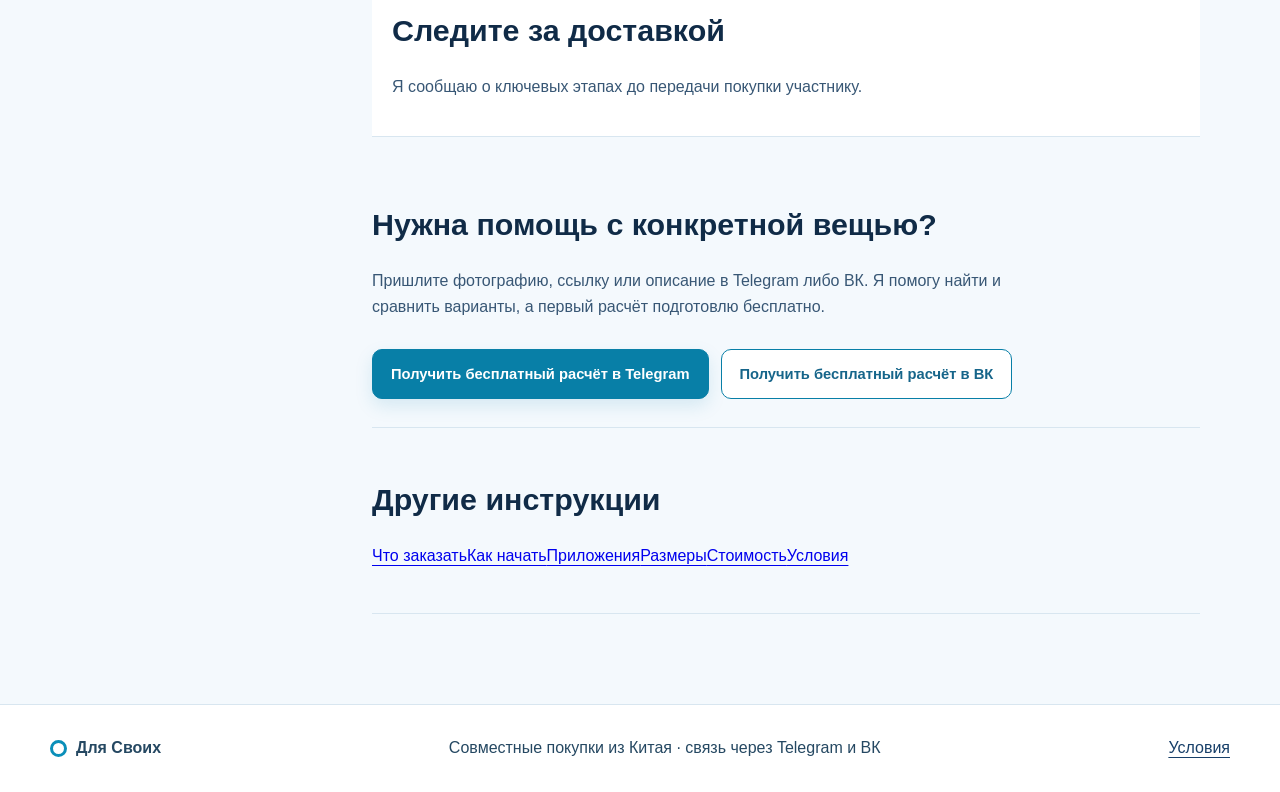
<file: put-zakaza-103da.html>
<!doctype html><html lang="ru"><head><meta charset="utf-8"><meta name="viewport" content="width=device-width,initial-scale=1"><title>Доставка из Китая: путь от фотографии до получения · Для Своих</title><meta name="description" content="Понятная последовательность совместной покупки без самостоятельной оплаты на китайской площадке. Проект «Для Своих»: заказ с Pinduoduo, 1688, Poizon и Taobao."><meta name="robots" content="index,follow,max-image-preview:large"><link rel="canonical" href="https://dostavka-iz-kitaya-6.vercel.app/put-zakaza-103da.html"><link rel="icon" href="favicon.ico?v=editorial-103dab66" type="image/x-icon"><meta property="og:type" content="website"><meta property="og:title" content="Доставка из Китая: путь от фотографии до получения"><meta property="og:description" content="Понятная последовательность совместной покупки без самостоятельной оплаты на китайской площадке. Проект «Для Своих»: заказ с Pinduoduo, 1688, Poizon и Taobao."><meta property="og:image" content="https://dostavka-iz-kitaya-6.vercel.app/assets/group-purchase-103dab66.png"><meta property="og:url" content="https://dostavka-iz-kitaya-6.vercel.app/put-zakaza-103da.html"><script type="application/ld+json">{"@context":"https://schema.org","@type":"WebPage","name":"Доставка из Китая: путь от фотографии до получения","description":"Понятная последовательность совместной покупки без самостоятельной оплаты на китайской площадке. Проект «Для Своих»: заказ с Pinduoduo, 1688, Poizon и Taobao.","url":"https://dostavka-iz-kitaya-6.vercel.app/put-zakaza-103da.html","inLanguage":"ru-RU","isPartOf":{"@type":"WebSite","name":"Доставка из Китая: заказ с Pinduoduo, 1688, Poizon и Taobao","url":"https://dostavka-iz-kitaya-6.vercel.app/"},"about":{"@type":"Service","name":"Совместные покупки из Китая","areaServed":"Россия","provider":{"@type":"Organization","name":"Для Своих"}}}</script><link rel="stylesheet" href="editorial.css?v=9868c2dab1d9">
  <!-- Yandex.Metrika counter -->
  <script type="text/javascript">
      (function(m,e,t,r,i,k,a){
          m[i]=m[i]||function(){(m[i].a=m[i].a||[]).push(arguments)};
          m[i].l=1*new Date();
          for (var j = 0; j < document.scripts.length; j++) {if (document.scripts[j].src === r) { return; }}
          k=e.createElement(t),a=e.getElementsByTagName(t)[0],k.async=1,k.src=r;
          k.onerror=function(){
              if(k.dataset.fallback)return;
              var fallback=e.createElement(t);
              fallback.async=1;
              fallback.dataset.fallback='1';
              fallback.src='https://mc.yandex.com/metrika/tag.js?id=112397140';
              a.parentNode.insertBefore(fallback,a);
          };
          a.parentNode.insertBefore(k,a)
      })(window, document,'script','https://mc.yandex.ru/metrika/tag.js?id=112397140', 'ym');

      ym(112397140, 'init', {
          ssr:true,
          webvisor:true,
          clickmap:true,
          ecommerce:"dataLayer",
          referrer:document.referrer,
          url:location.href,
          accurateTrackBounce:true,
          trackLinks:true
      });
  </script>
  <!-- /Yandex.Metrika counter -->
</head><body>
  <!-- Yandex.Metrika noscript -->
  <noscript><div><img src="https://mc.yandex.com/watch/112397140" style="position:absolute; left:-9999px;" alt="" /></div></noscript>
  <!-- /Yandex.Metrika noscript -->
<a class="skip" href="#content">Перейти к содержанию</a><div class="s103dab6-routefolio-shell"><aside class="s103dab6-routefolio-rail"><h2 class="s103dab6-routefolio-brand"><a href="index.html"><img src="assets/logo-small.jpg" width="46" height="46" alt=""><span>Для Своих</span></a></h2><menu aria-label="Основная навигация"><li><a href="index.html">Главная</a></li><li><a href="vybor-103da.html">Что заказать</a></li><li><a href="put-zakaza-103da.html">Как это работает</a></li><li><a href="prilozheniya-103da.html">Площадки</a></li><li><a href="raschet-103da.html">Расчёт</a></li><li><a href="pravila-103da.html">Условия</a></li></menu></aside><div class="s103dab6-routefolio-canvas"><header class="s103dab6-routefolio-page-head"><p><a class="s103dab6-routefolio-quick" href="#contacts">Бесплатный расчёт</a></p></header><main id="content"><article class="s103dab6-routefolio-manual"><header><p>Для Своих · совместные покупки</p><h1>Доставка из Китая: путь от фотографии до получения</h1><p>Понятная последовательность совместной покупки без самостоятельной оплаты на китайской площадке.</p><menu class="s103dab6-routefolio-action-group"><li><a class="s103dab6-routefolio-action s103dab6-routefolio-action--telegram" data-goal="telegram_primary" href="https://t.me/dlyasvoihchina" target="_blank" rel="noopener">Получить бесплатный расчёт в Telegram</a></li><li><a class="s103dab6-routefolio-action s103dab6-routefolio-action--vk" data-goal="vk_primary" href="https://vk.ru/dlyasvoihchina" target="_blank" rel="noopener">Получить бесплатный расчёт в ВК</a></li></menu></header><div class="s103dab6-routefolio-manual-grid"><nav class="s103dab6-routefolio-toc" aria-label="Содержание"><a href="#part-1">01. Опишите запрос</a><a href="#part-2">02. Сравним предложения</a><a href="#part-3">03. Зафиксируем выбор</a><a href="#part-4">04. Получите расчёт</a><a href="#part-5">05. Присоединитесь к сбору</a><a href="#part-6">06. Следите за доставкой</a></nav><div class="s103dab6-routefolio-copy"><ol class="s103dab6-routefolio-steps"><li id="part-1"><div><h2>Опишите запрос</h2><p>Пришлите фотографию, ссылку или название вещи, а также желаемые параметры.</p></div></li><li id="part-2"><div><h2>Сравним предложения</h2><p>Я найду варианты, проверю карточки, отзывы и доступные сведения о продавцах.</p></div></li><li id="part-3"><div><h2>Зафиксируем выбор</h2><p>Перед выкупом согласуем модель, цвет, размер, количество и город получения.</p></div></li><li id="part-4"><div><h2>Получите расчёт</h2><p>Стоимость рассчитывается отдельно для каждого товара с учётом веса и объёма.</p></div></li><li id="part-5"><div><h2>Присоединитесь к сбору</h2><p>После подтверждения позиция попадает в ближайшую совместную покупку.</p></div></li><li id="part-6"><div><h2>Следите за доставкой</h2><p>Я сообщаю о ключевых этапах до передачи покупки участнику.</p></div></li></ol><section><h2>Нужна помощь с конкретной вещью?</h2><p>Пришлите фотографию, ссылку или описание в Telegram либо ВК. Я помогу найти и сравнить варианты, а первый расчёт подготовлю бесплатно.</p><menu class="s103dab6-routefolio-action-group"><li><a class="s103dab6-routefolio-action s103dab6-routefolio-action--telegram" data-goal="telegram_primary" href="https://t.me/dlyasvoihchina" target="_blank" rel="noopener">Получить бесплатный расчёт в Telegram</a></li><li><a class="s103dab6-routefolio-action s103dab6-routefolio-action--vk" data-goal="vk_primary" href="https://vk.ru/dlyasvoihchina" target="_blank" rel="noopener">Получить бесплатный расчёт в ВК</a></li></menu></section><section><h2>Другие инструкции</h2><p><a href="vybor-103da.html">Что заказать</a><a href="put-zakaza-103da.html">Как начать</a><a href="prilozheniya-103da.html">Приложения</a><a href="razmery-103da.html">Размеры</a><a href="raschet-103da.html">Стоимость</a><a href="pravila-103da.html">Условия</a></p></section></div></div></article></main><footer class="s103dab6-routefolio-footer"><strong>Для Своих</strong><span>Совместные покупки из Китая · связь через Telegram и ВК</span><a href="pravila-103da.html">Условия</a></footer></div></div><script src="editorial.js?v=103dab66"></script></body></html>
</file>
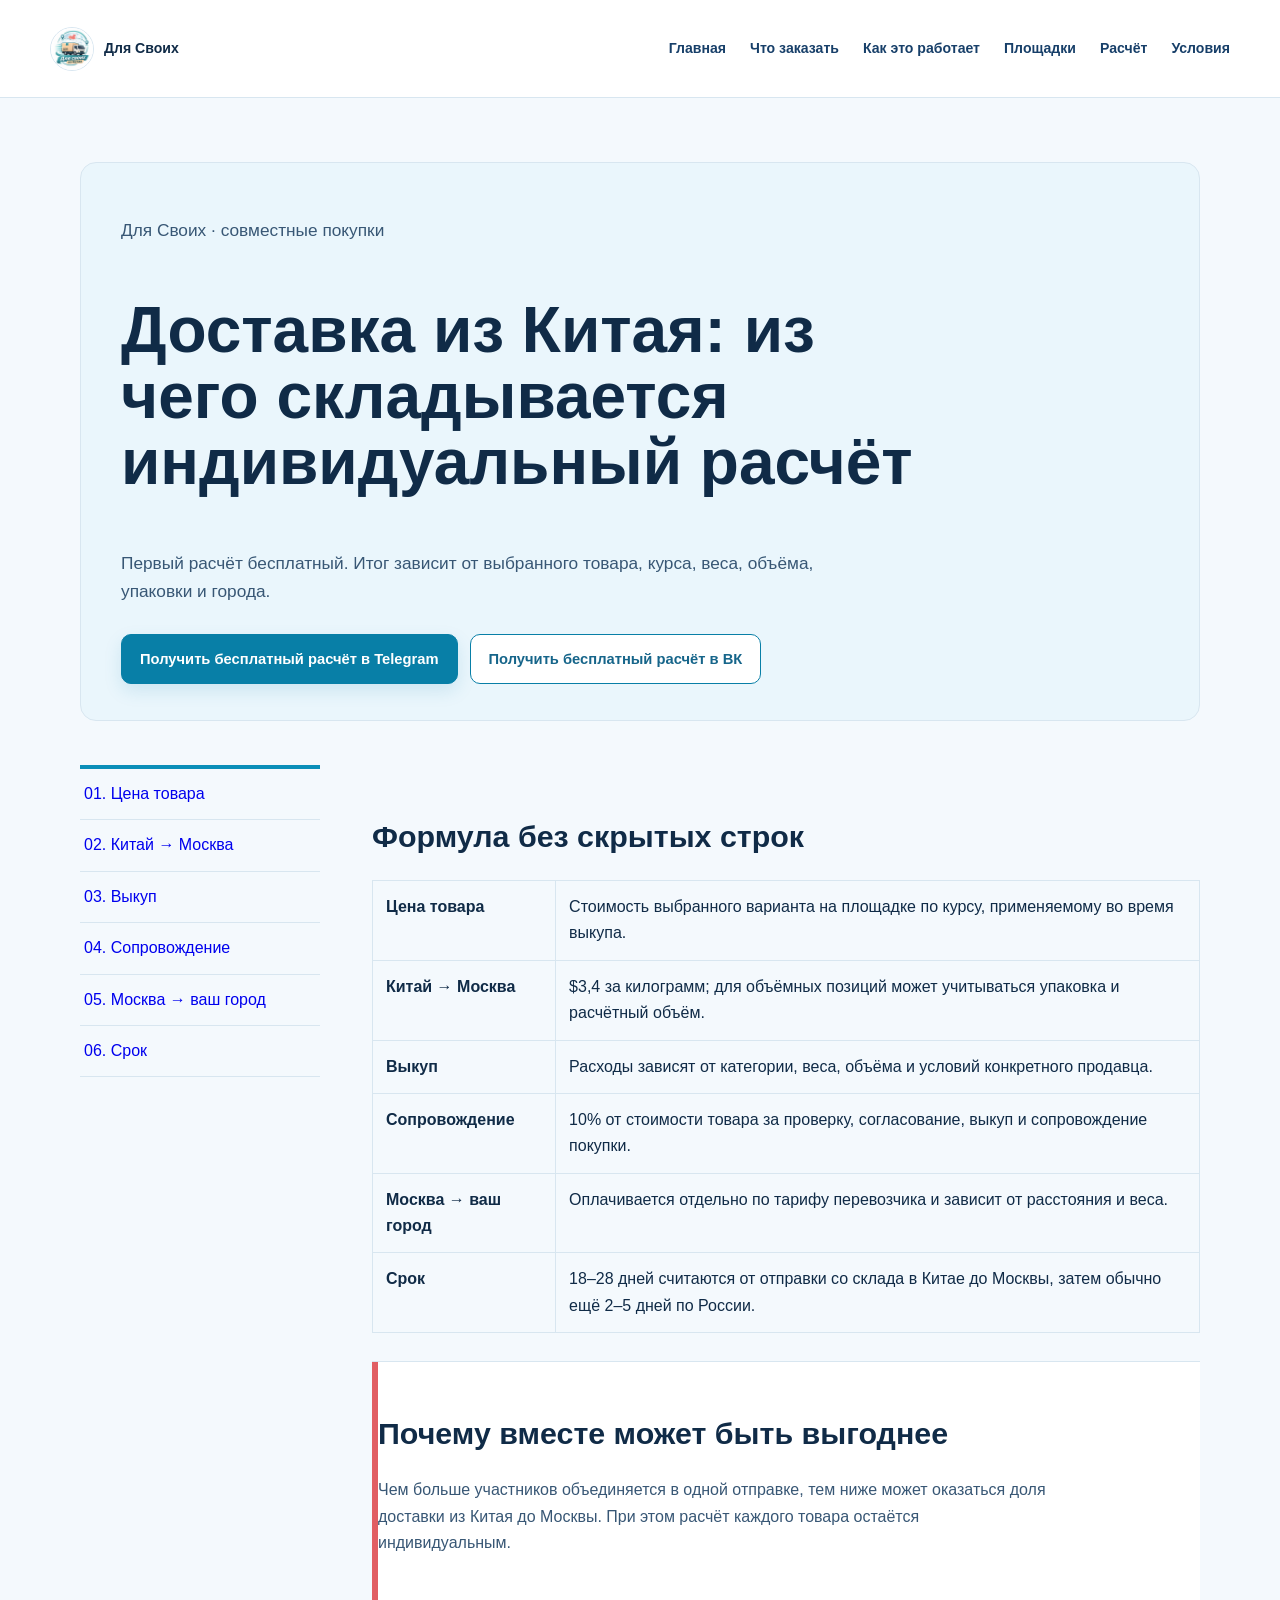
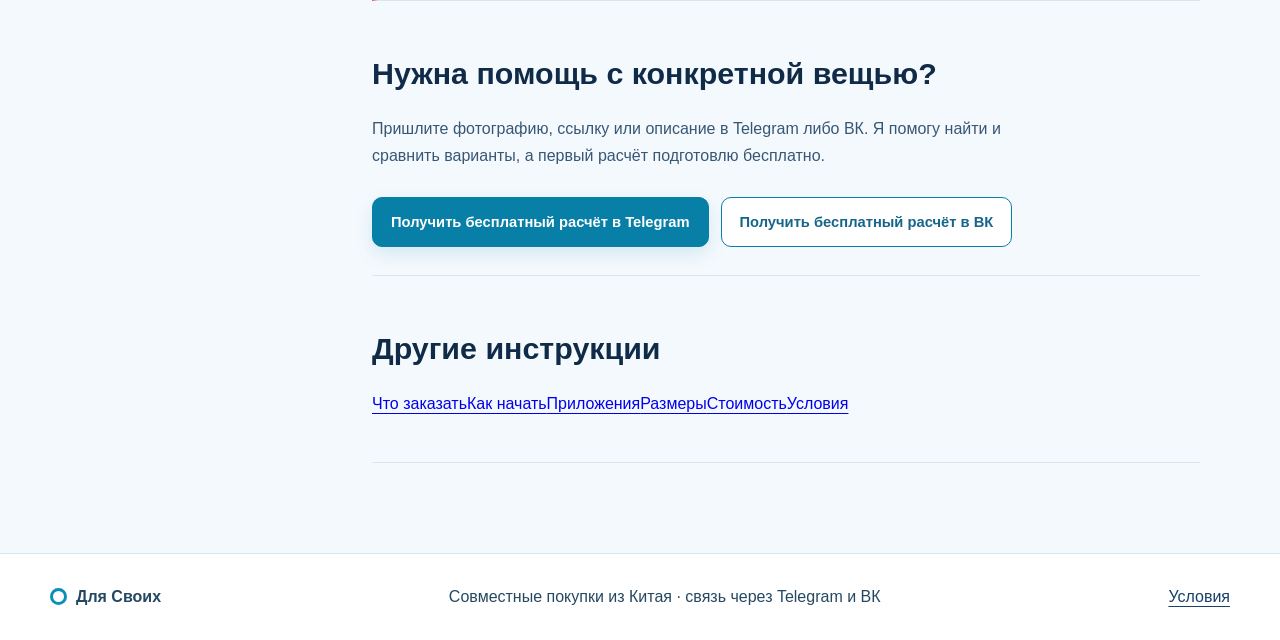
<file: raschet-103da.html>
<!doctype html><html lang="ru"><head><meta charset="utf-8"><meta name="viewport" content="width=device-width,initial-scale=1"><title>Доставка из Китая: из чего складывается индивидуальный расчёт · Для Своих</title><meta name="description" content="Первый расчёт бесплатный. Итог зависит от выбранного товара, курса, веса, объёма, упаковки и города. Проект «Для Своих»: заказ с Pinduoduo, 1688, Poizon и Taobao."><meta name="robots" content="index,follow,max-image-preview:large"><link rel="canonical" href="https://dostavka-iz-kitaya-6.vercel.app/raschet-103da.html"><link rel="icon" href="favicon.ico?v=editorial-103dab66" type="image/x-icon"><meta property="og:type" content="website"><meta property="og:title" content="Доставка из Китая: из чего складывается индивидуальный расчёт"><meta property="og:description" content="Первый расчёт бесплатный. Итог зависит от выбранного товара, курса, веса, объёма, упаковки и города. Проект «Для Своих»: заказ с Pinduoduo, 1688, Poizon и Taobao."><meta property="og:image" content="https://dostavka-iz-kitaya-6.vercel.app/assets/group-purchase-103dab66.png"><meta property="og:url" content="https://dostavka-iz-kitaya-6.vercel.app/raschet-103da.html"><script type="application/ld+json">{"@context":"https://schema.org","@type":"WebPage","name":"Доставка из Китая: из чего складывается индивидуальный расчёт","description":"Первый расчёт бесплатный. Итог зависит от выбранного товара, курса, веса, объёма, упаковки и города. Проект «Для Своих»: заказ с Pinduoduo, 1688, Poizon и Taobao.","url":"https://dostavka-iz-kitaya-6.vercel.app/raschet-103da.html","inLanguage":"ru-RU","isPartOf":{"@type":"WebSite","name":"Доставка из Китая: заказ с Pinduoduo, 1688, Poizon и Taobao","url":"https://dostavka-iz-kitaya-6.vercel.app/"},"about":{"@type":"Service","name":"Совместные покупки из Китая","areaServed":"Россия","provider":{"@type":"Organization","name":"Для Своих"}}}</script><link rel="stylesheet" href="editorial.css?v=9868c2dab1d9">
  <!-- Yandex.Metrika counter -->
  <script type="text/javascript">
      (function(m,e,t,r,i,k,a){
          m[i]=m[i]||function(){(m[i].a=m[i].a||[]).push(arguments)};
          m[i].l=1*new Date();
          for (var j = 0; j < document.scripts.length; j++) {if (document.scripts[j].src === r) { return; }}
          k=e.createElement(t),a=e.getElementsByTagName(t)[0],k.async=1,k.src=r;
          k.onerror=function(){
              if(k.dataset.fallback)return;
              var fallback=e.createElement(t);
              fallback.async=1;
              fallback.dataset.fallback='1';
              fallback.src='https://mc.yandex.com/metrika/tag.js?id=112397140';
              a.parentNode.insertBefore(fallback,a);
          };
          a.parentNode.insertBefore(k,a)
      })(window, document,'script','https://mc.yandex.ru/metrika/tag.js?id=112397140', 'ym');

      ym(112397140, 'init', {
          ssr:true,
          webvisor:true,
          clickmap:true,
          ecommerce:"dataLayer",
          referrer:document.referrer,
          url:location.href,
          accurateTrackBounce:true,
          trackLinks:true
      });
  </script>
  <!-- /Yandex.Metrika counter -->
</head><body>
  <!-- Yandex.Metrika noscript -->
  <noscript><div><img src="https://mc.yandex.com/watch/112397140" style="position:absolute; left:-9999px;" alt="" /></div></noscript>
  <!-- /Yandex.Metrika noscript -->
<a class="skip" href="#content">Перейти к содержанию</a><div class="s103dab6-routefolio-shell"><aside class="s103dab6-routefolio-rail"><h2 class="s103dab6-routefolio-brand"><a href="index.html"><img src="assets/logo-small.jpg" width="46" height="46" alt=""><span>Для Своих</span></a></h2><menu aria-label="Основная навигация"><li><a href="index.html">Главная</a></li><li><a href="vybor-103da.html">Что заказать</a></li><li><a href="put-zakaza-103da.html">Как это работает</a></li><li><a href="prilozheniya-103da.html">Площадки</a></li><li><a href="raschet-103da.html">Расчёт</a></li><li><a href="pravila-103da.html">Условия</a></li></menu></aside><div class="s103dab6-routefolio-canvas"><header class="s103dab6-routefolio-page-head"><p><a class="s103dab6-routefolio-quick" href="#contacts">Бесплатный расчёт</a></p></header><main id="content"><article class="s103dab6-routefolio-manual"><header><p>Для Своих · совместные покупки</p><h1>Доставка из Китая: из чего складывается индивидуальный расчёт</h1><p>Первый расчёт бесплатный. Итог зависит от выбранного товара, курса, веса, объёма, упаковки и города.</p><menu class="s103dab6-routefolio-action-group"><li><a class="s103dab6-routefolio-action s103dab6-routefolio-action--telegram" data-goal="telegram_primary" href="https://t.me/dlyasvoihchina" target="_blank" rel="noopener">Получить бесплатный расчёт в Telegram</a></li><li><a class="s103dab6-routefolio-action s103dab6-routefolio-action--vk" data-goal="vk_primary" href="https://vk.ru/dlyasvoihchina" target="_blank" rel="noopener">Получить бесплатный расчёт в ВК</a></li></menu></header><div class="s103dab6-routefolio-manual-grid"><nav class="s103dab6-routefolio-toc" aria-label="Содержание"><a href="#part-1">01. Цена товара</a><a href="#part-2">02. Китай → Москва</a><a href="#part-3">03. Выкуп</a><a href="#part-4">04. Сопровождение</a><a href="#part-5">05. Москва → ваш город</a><a href="#part-6">06. Срок</a></nav><div class="s103dab6-routefolio-copy"><section id="part-1"><h2>Формула без скрытых строк</h2><table class="s103dab6-routefolio-matrix"><tbody><tr><th>Цена товара</th><td>Стоимость выбранного варианта на площадке по курсу, применяемому во время выкупа.</td></tr><tr><th>Китай → Москва</th><td>$3,4 за килограмм; для объёмных позиций может учитываться упаковка и расчётный объём.</td></tr><tr><th>Выкуп</th><td>Расходы зависят от категории, веса, объёма и условий конкретного продавца.</td></tr><tr><th>Сопровождение</th><td>10% от стоимости товара за проверку, согласование, выкуп и сопровождение покупки.</td></tr><tr><th>Москва → ваш город</th><td>Оплачивается отдельно по тарифу перевозчика и зависит от расстояния и веса.</td></tr><tr><th>Срок</th><td>18–28 дней считаются от отправки со склада в Китае до Москвы, затем обычно ещё 2–5 дней по России.</td></tr></tbody></table></section><section id="part-2" class="s103dab6-routefolio-note"><h2>Почему вместе может быть выгоднее</h2><p>Чем больше участников объединяется в одной отправке, тем ниже может оказаться доля доставки из Китая до Москвы. При этом расчёт каждого товара остаётся индивидуальным.</p></section><section><h2>Нужна помощь с конкретной вещью?</h2><p>Пришлите фотографию, ссылку или описание в Telegram либо ВК. Я помогу найти и сравнить варианты, а первый расчёт подготовлю бесплатно.</p><menu class="s103dab6-routefolio-action-group"><li><a class="s103dab6-routefolio-action s103dab6-routefolio-action--telegram" data-goal="telegram_primary" href="https://t.me/dlyasvoihchina" target="_blank" rel="noopener">Получить бесплатный расчёт в Telegram</a></li><li><a class="s103dab6-routefolio-action s103dab6-routefolio-action--vk" data-goal="vk_primary" href="https://vk.ru/dlyasvoihchina" target="_blank" rel="noopener">Получить бесплатный расчёт в ВК</a></li></menu></section><section><h2>Другие инструкции</h2><p><a href="vybor-103da.html">Что заказать</a><a href="put-zakaza-103da.html">Как начать</a><a href="prilozheniya-103da.html">Приложения</a><a href="razmery-103da.html">Размеры</a><a href="raschet-103da.html">Стоимость</a><a href="pravila-103da.html">Условия</a></p></section></div></div></article></main><footer class="s103dab6-routefolio-footer"><strong>Для Своих</strong><span>Совместные покупки из Китая · связь через Telegram и ВК</span><a href="pravila-103da.html">Условия</a></footer></div></div><script src="editorial.js?v=103dab66"></script></body></html>
</file>
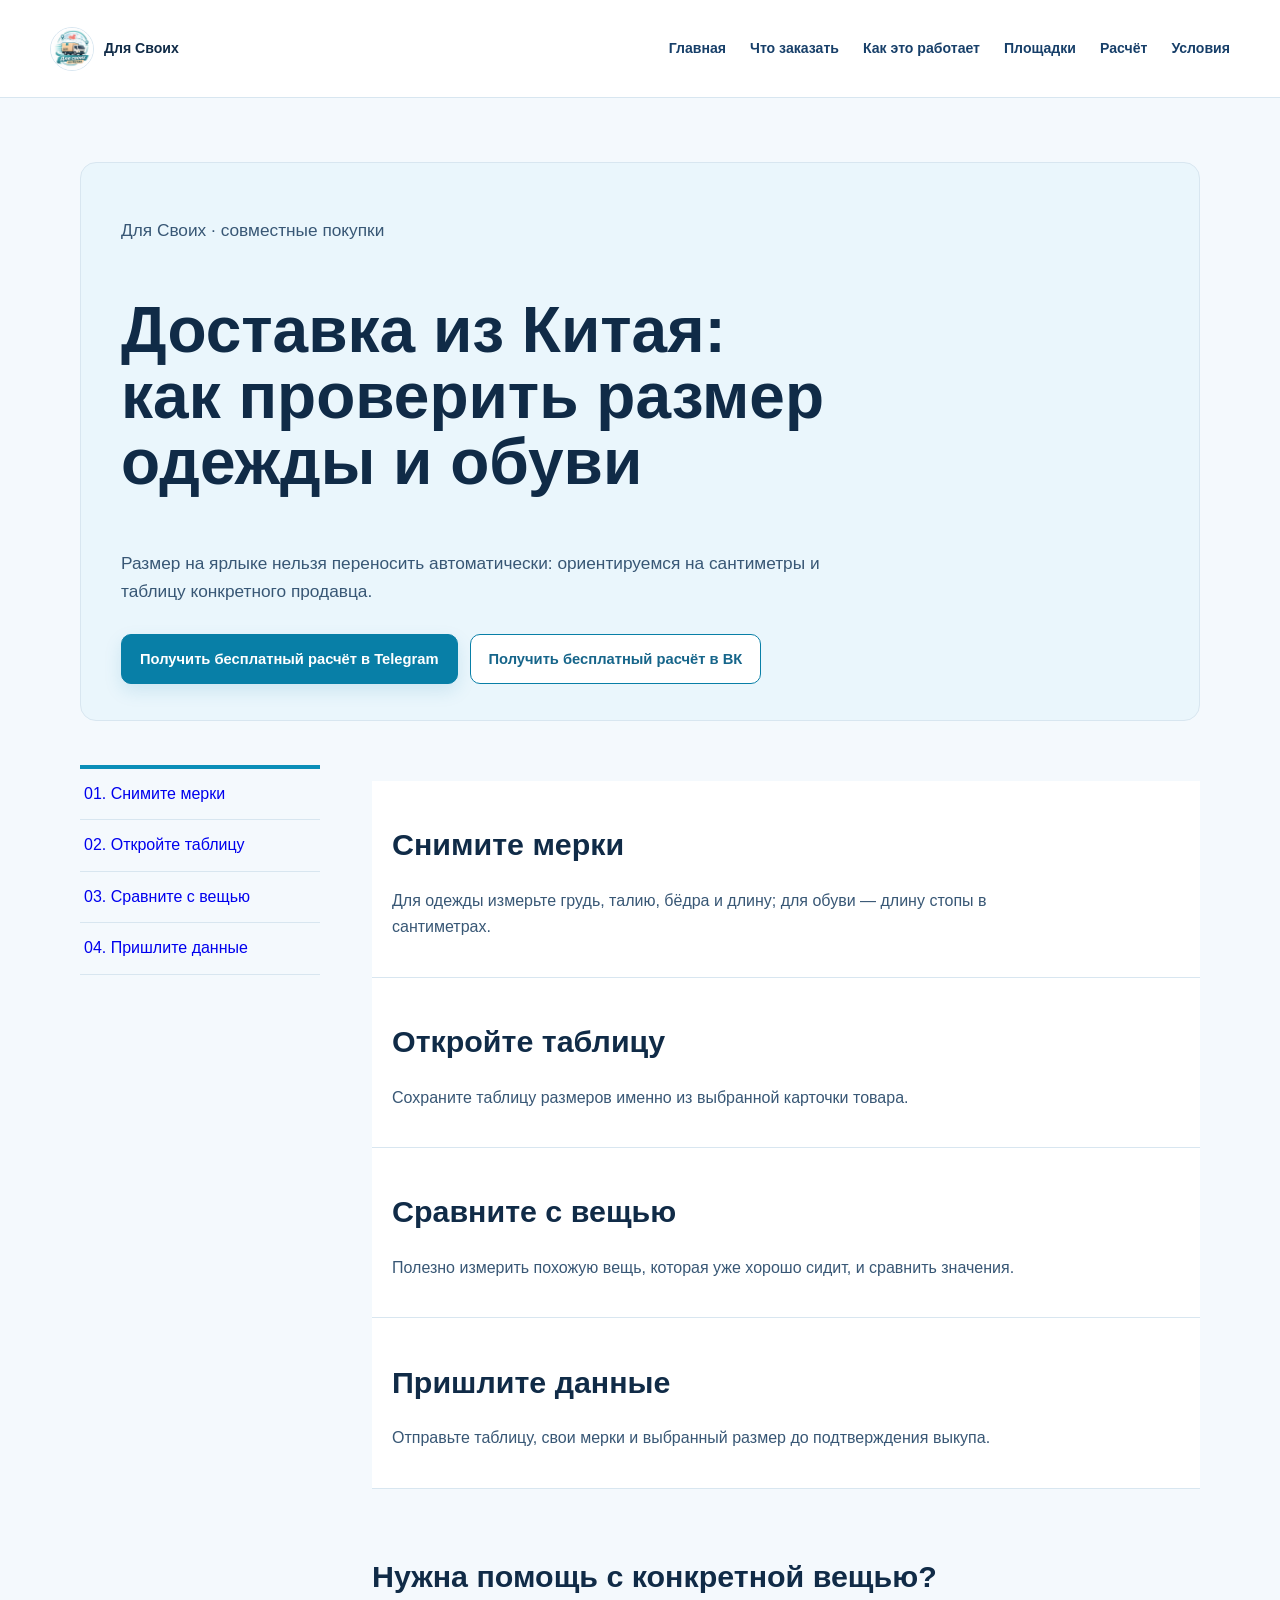
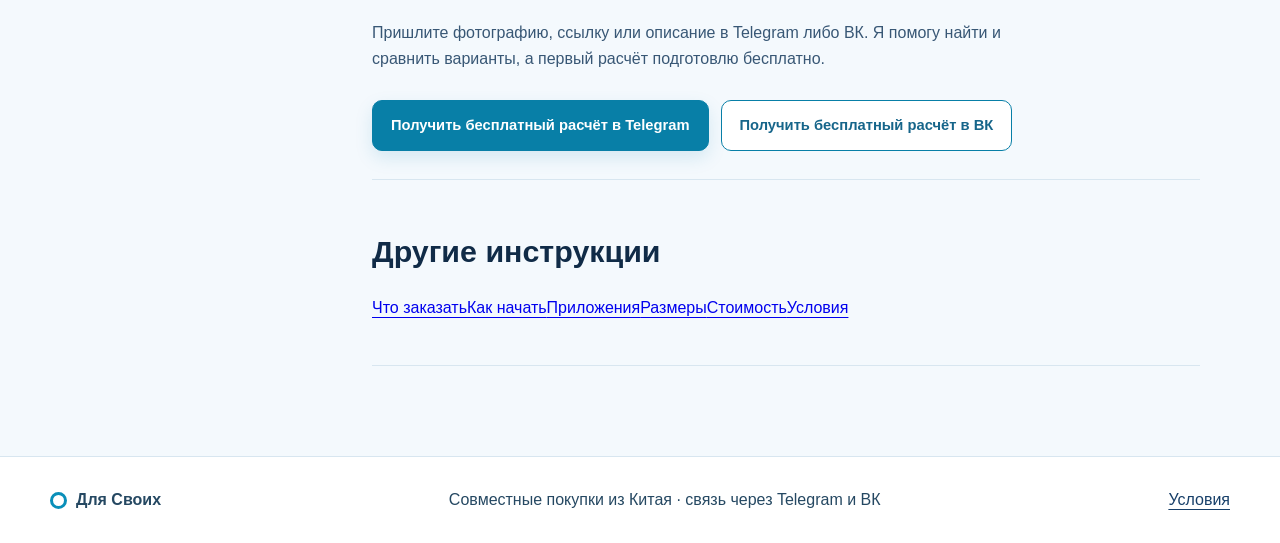
<file: razmery-103da.html>
<!doctype html><html lang="ru"><head><meta charset="utf-8"><meta name="viewport" content="width=device-width,initial-scale=1"><title>Доставка из Китая: как проверить размер одежды и обуви · Для Своих</title><meta name="description" content="Размер на ярлыке нельзя переносить автоматически: ориентируемся на сантиметры и таблицу конкретного продавца. Проект «Для Своих»: заказ с Pinduoduo, 1688, Poizon и Taobao."><meta name="robots" content="index,follow,max-image-preview:large"><link rel="canonical" href="https://dostavka-iz-kitaya-6.vercel.app/razmery-103da.html"><link rel="icon" href="favicon.ico?v=editorial-103dab66" type="image/x-icon"><meta property="og:type" content="website"><meta property="og:title" content="Доставка из Китая: как проверить размер одежды и обуви"><meta property="og:description" content="Размер на ярлыке нельзя переносить автоматически: ориентируемся на сантиметры и таблицу конкретного продавца. Проект «Для Своих»: заказ с Pinduoduo, 1688, Poizon и Taobao."><meta property="og:image" content="https://dostavka-iz-kitaya-6.vercel.app/assets/group-purchase-103dab66.png"><meta property="og:url" content="https://dostavka-iz-kitaya-6.vercel.app/razmery-103da.html"><script type="application/ld+json">{"@context":"https://schema.org","@type":"WebPage","name":"Доставка из Китая: как проверить размер одежды и обуви","description":"Размер на ярлыке нельзя переносить автоматически: ориентируемся на сантиметры и таблицу конкретного продавца. Проект «Для Своих»: заказ с Pinduoduo, 1688, Poizon и Taobao.","url":"https://dostavka-iz-kitaya-6.vercel.app/razmery-103da.html","inLanguage":"ru-RU","isPartOf":{"@type":"WebSite","name":"Доставка из Китая: заказ с Pinduoduo, 1688, Poizon и Taobao","url":"https://dostavka-iz-kitaya-6.vercel.app/"},"about":{"@type":"Service","name":"Совместные покупки из Китая","areaServed":"Россия","provider":{"@type":"Organization","name":"Для Своих"}}}</script><link rel="stylesheet" href="editorial.css?v=9868c2dab1d9">
  <!-- Yandex.Metrika counter -->
  <script type="text/javascript">
      (function(m,e,t,r,i,k,a){
          m[i]=m[i]||function(){(m[i].a=m[i].a||[]).push(arguments)};
          m[i].l=1*new Date();
          for (var j = 0; j < document.scripts.length; j++) {if (document.scripts[j].src === r) { return; }}
          k=e.createElement(t),a=e.getElementsByTagName(t)[0],k.async=1,k.src=r;
          k.onerror=function(){
              if(k.dataset.fallback)return;
              var fallback=e.createElement(t);
              fallback.async=1;
              fallback.dataset.fallback='1';
              fallback.src='https://mc.yandex.com/metrika/tag.js?id=112397140';
              a.parentNode.insertBefore(fallback,a);
          };
          a.parentNode.insertBefore(k,a)
      })(window, document,'script','https://mc.yandex.ru/metrika/tag.js?id=112397140', 'ym');

      ym(112397140, 'init', {
          ssr:true,
          webvisor:true,
          clickmap:true,
          ecommerce:"dataLayer",
          referrer:document.referrer,
          url:location.href,
          accurateTrackBounce:true,
          trackLinks:true
      });
  </script>
  <!-- /Yandex.Metrika counter -->
</head><body>
  <!-- Yandex.Metrika noscript -->
  <noscript><div><img src="https://mc.yandex.com/watch/112397140" style="position:absolute; left:-9999px;" alt="" /></div></noscript>
  <!-- /Yandex.Metrika noscript -->
<a class="skip" href="#content">Перейти к содержанию</a><div class="s103dab6-routefolio-shell"><aside class="s103dab6-routefolio-rail"><h2 class="s103dab6-routefolio-brand"><a href="index.html"><img src="assets/logo-small.jpg" width="46" height="46" alt=""><span>Для Своих</span></a></h2><menu aria-label="Основная навигация"><li><a href="index.html">Главная</a></li><li><a href="vybor-103da.html">Что заказать</a></li><li><a href="put-zakaza-103da.html">Как это работает</a></li><li><a href="prilozheniya-103da.html">Площадки</a></li><li><a href="raschet-103da.html">Расчёт</a></li><li><a href="pravila-103da.html">Условия</a></li></menu></aside><div class="s103dab6-routefolio-canvas"><header class="s103dab6-routefolio-page-head"><p><a class="s103dab6-routefolio-quick" href="#contacts">Бесплатный расчёт</a></p></header><main id="content"><article class="s103dab6-routefolio-manual"><header><p>Для Своих · совместные покупки</p><h1>Доставка из Китая: как проверить размер одежды и обуви</h1><p>Размер на ярлыке нельзя переносить автоматически: ориентируемся на сантиметры и таблицу конкретного продавца.</p><menu class="s103dab6-routefolio-action-group"><li><a class="s103dab6-routefolio-action s103dab6-routefolio-action--telegram" data-goal="telegram_primary" href="https://t.me/dlyasvoihchina" target="_blank" rel="noopener">Получить бесплатный расчёт в Telegram</a></li><li><a class="s103dab6-routefolio-action s103dab6-routefolio-action--vk" data-goal="vk_primary" href="https://vk.ru/dlyasvoihchina" target="_blank" rel="noopener">Получить бесплатный расчёт в ВК</a></li></menu></header><div class="s103dab6-routefolio-manual-grid"><nav class="s103dab6-routefolio-toc" aria-label="Содержание"><a href="#part-1">01. Снимите мерки</a><a href="#part-2">02. Откройте таблицу</a><a href="#part-3">03. Сравните с вещью</a><a href="#part-4">04. Пришлите данные</a></nav><div class="s103dab6-routefolio-copy"><ol class="s103dab6-routefolio-steps"><li id="part-1"><div><h2>Снимите мерки</h2><p>Для одежды измерьте грудь, талию, бёдра и длину; для обуви — длину стопы в сантиметрах.</p></div></li><li id="part-2"><div><h2>Откройте таблицу</h2><p>Сохраните таблицу размеров именно из выбранной карточки товара.</p></div></li><li id="part-3"><div><h2>Сравните с вещью</h2><p>Полезно измерить похожую вещь, которая уже хорошо сидит, и сравнить значения.</p></div></li><li id="part-4"><div><h2>Пришлите данные</h2><p>Отправьте таблицу, свои мерки и выбранный размер до подтверждения выкупа.</p></div></li></ol><section><h2>Нужна помощь с конкретной вещью?</h2><p>Пришлите фотографию, ссылку или описание в Telegram либо ВК. Я помогу найти и сравнить варианты, а первый расчёт подготовлю бесплатно.</p><menu class="s103dab6-routefolio-action-group"><li><a class="s103dab6-routefolio-action s103dab6-routefolio-action--telegram" data-goal="telegram_primary" href="https://t.me/dlyasvoihchina" target="_blank" rel="noopener">Получить бесплатный расчёт в Telegram</a></li><li><a class="s103dab6-routefolio-action s103dab6-routefolio-action--vk" data-goal="vk_primary" href="https://vk.ru/dlyasvoihchina" target="_blank" rel="noopener">Получить бесплатный расчёт в ВК</a></li></menu></section><section><h2>Другие инструкции</h2><p><a href="vybor-103da.html">Что заказать</a><a href="put-zakaza-103da.html">Как начать</a><a href="prilozheniya-103da.html">Приложения</a><a href="razmery-103da.html">Размеры</a><a href="raschet-103da.html">Стоимость</a><a href="pravila-103da.html">Условия</a></p></section></div></div></article></main><footer class="s103dab6-routefolio-footer"><strong>Для Своих</strong><span>Совместные покупки из Китая · связь через Telegram и ВК</span><a href="pravila-103da.html">Условия</a></footer></div></div><script src="editorial.js?v=103dab66"></script></body></html>
</file>
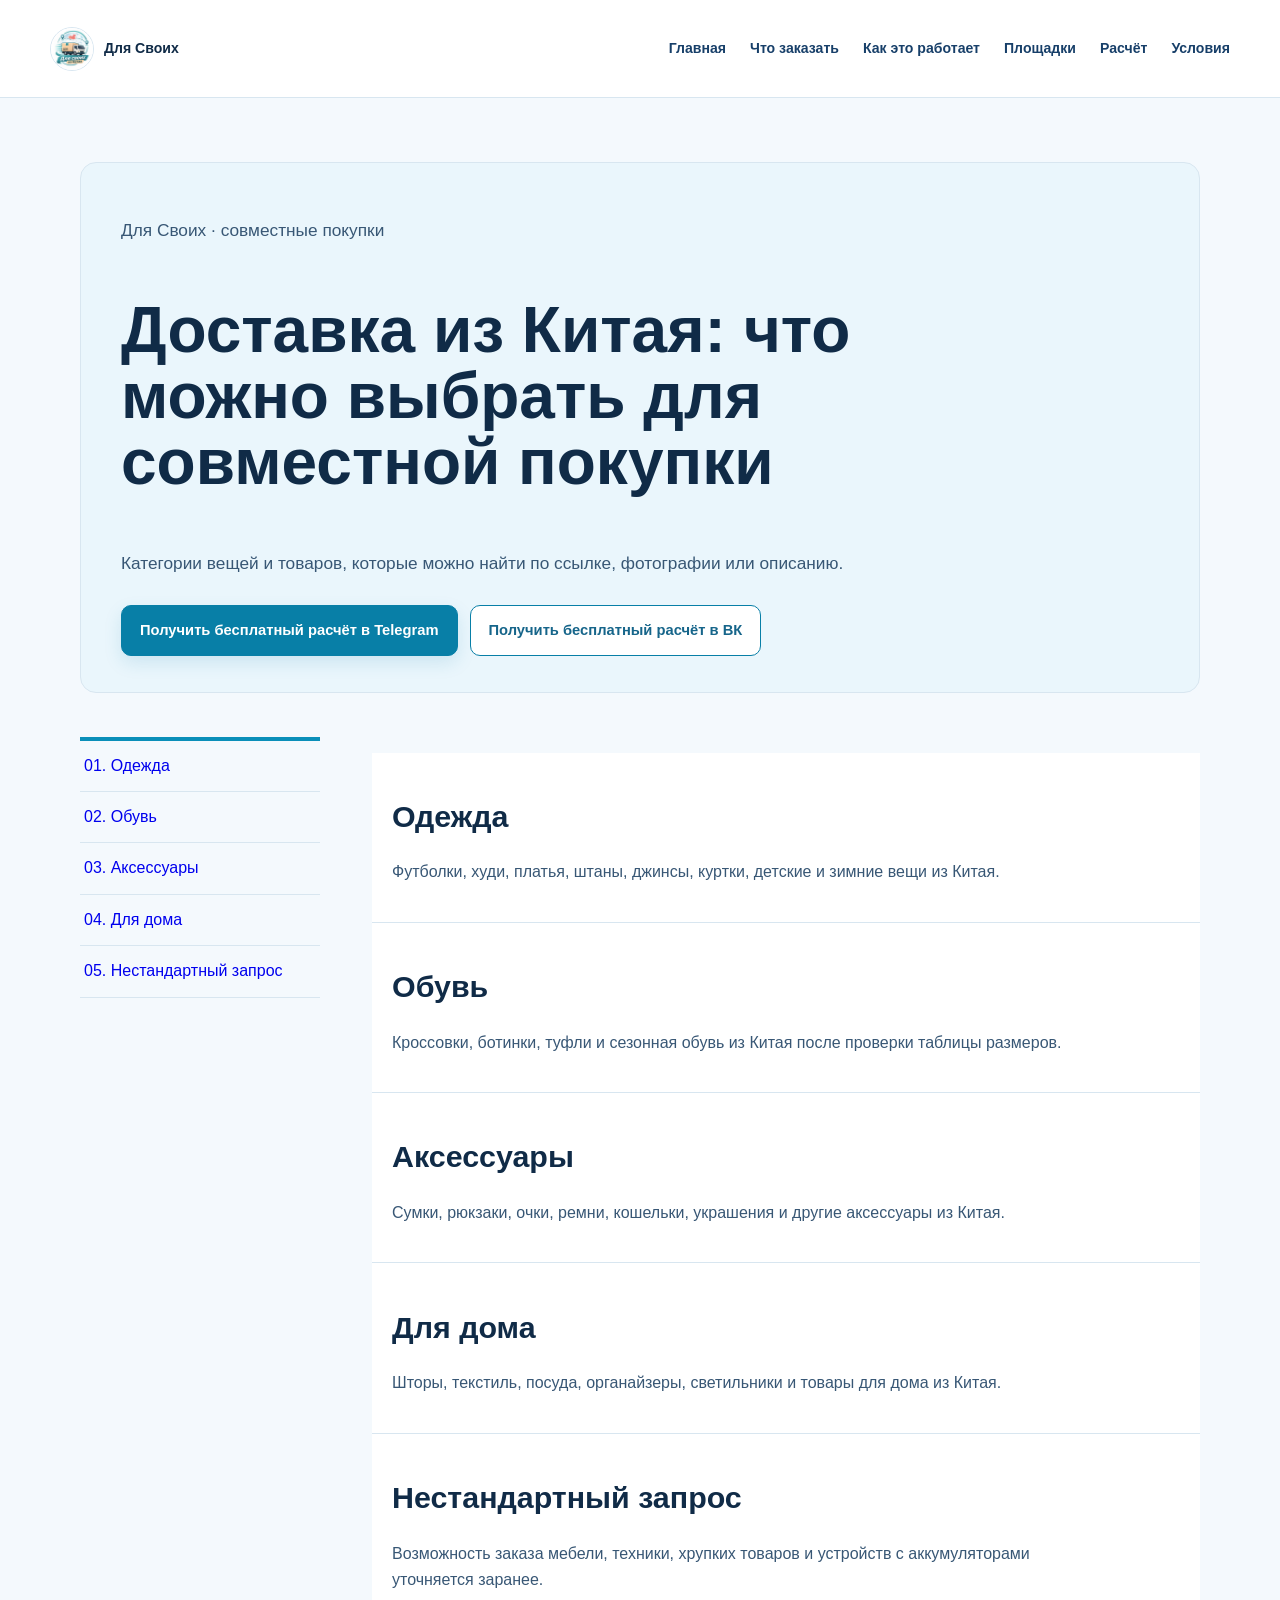
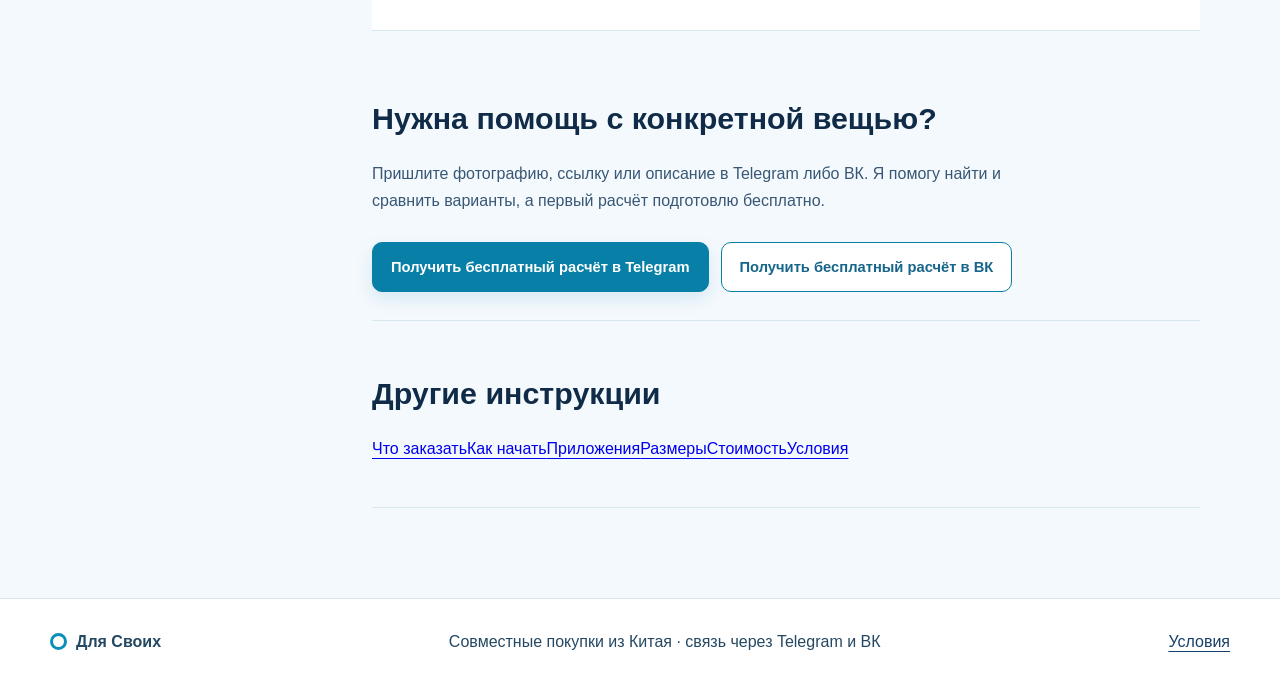
<file: vybor-103da.html>
<!doctype html><html lang="ru"><head><meta charset="utf-8"><meta name="viewport" content="width=device-width,initial-scale=1"><title>Доставка из Китая: что можно выбрать для совместной покупки · Для Своих</title><meta name="description" content="Категории вещей и товаров, которые можно найти по ссылке, фотографии или описанию. Проект «Для Своих»: заказ с Pinduoduo, 1688, Poizon и Taobao."><meta name="robots" content="index,follow,max-image-preview:large"><link rel="canonical" href="https://dostavka-iz-kitaya-6.vercel.app/vybor-103da.html"><link rel="icon" href="favicon.ico?v=editorial-103dab66" type="image/x-icon"><meta property="og:type" content="website"><meta property="og:title" content="Доставка из Китая: что можно выбрать для совместной покупки"><meta property="og:description" content="Категории вещей и товаров, которые можно найти по ссылке, фотографии или описанию. Проект «Для Своих»: заказ с Pinduoduo, 1688, Poizon и Taobao."><meta property="og:image" content="https://dostavka-iz-kitaya-6.vercel.app/assets/group-purchase-103dab66.png"><meta property="og:url" content="https://dostavka-iz-kitaya-6.vercel.app/vybor-103da.html"><script type="application/ld+json">{"@context":"https://schema.org","@type":"WebPage","name":"Доставка из Китая: что можно выбрать для совместной покупки","description":"Категории вещей и товаров, которые можно найти по ссылке, фотографии или описанию. Проект «Для Своих»: заказ с Pinduoduo, 1688, Poizon и Taobao.","url":"https://dostavka-iz-kitaya-6.vercel.app/vybor-103da.html","inLanguage":"ru-RU","isPartOf":{"@type":"WebSite","name":"Доставка из Китая: заказ с Pinduoduo, 1688, Poizon и Taobao","url":"https://dostavka-iz-kitaya-6.vercel.app/"},"about":{"@type":"Service","name":"Совместные покупки из Китая","areaServed":"Россия","provider":{"@type":"Organization","name":"Для Своих"}}}</script><link rel="stylesheet" href="editorial.css?v=9868c2dab1d9">
  <!-- Yandex.Metrika counter -->
  <script type="text/javascript">
      (function(m,e,t,r,i,k,a){
          m[i]=m[i]||function(){(m[i].a=m[i].a||[]).push(arguments)};
          m[i].l=1*new Date();
          for (var j = 0; j < document.scripts.length; j++) {if (document.scripts[j].src === r) { return; }}
          k=e.createElement(t),a=e.getElementsByTagName(t)[0],k.async=1,k.src=r;
          k.onerror=function(){
              if(k.dataset.fallback)return;
              var fallback=e.createElement(t);
              fallback.async=1;
              fallback.dataset.fallback='1';
              fallback.src='https://mc.yandex.com/metrika/tag.js?id=112397140';
              a.parentNode.insertBefore(fallback,a);
          };
          a.parentNode.insertBefore(k,a)
      })(window, document,'script','https://mc.yandex.ru/metrika/tag.js?id=112397140', 'ym');

      ym(112397140, 'init', {
          ssr:true,
          webvisor:true,
          clickmap:true,
          ecommerce:"dataLayer",
          referrer:document.referrer,
          url:location.href,
          accurateTrackBounce:true,
          trackLinks:true
      });
  </script>
  <!-- /Yandex.Metrika counter -->
</head><body>
  <!-- Yandex.Metrika noscript -->
  <noscript><div><img src="https://mc.yandex.com/watch/112397140" style="position:absolute; left:-9999px;" alt="" /></div></noscript>
  <!-- /Yandex.Metrika noscript -->
<a class="skip" href="#content">Перейти к содержанию</a><div class="s103dab6-routefolio-shell"><aside class="s103dab6-routefolio-rail"><h2 class="s103dab6-routefolio-brand"><a href="index.html"><img src="assets/logo-small.jpg" width="46" height="46" alt=""><span>Для Своих</span></a></h2><menu aria-label="Основная навигация"><li><a href="index.html">Главная</a></li><li><a href="vybor-103da.html">Что заказать</a></li><li><a href="put-zakaza-103da.html">Как это работает</a></li><li><a href="prilozheniya-103da.html">Площадки</a></li><li><a href="raschet-103da.html">Расчёт</a></li><li><a href="pravila-103da.html">Условия</a></li></menu></aside><div class="s103dab6-routefolio-canvas"><header class="s103dab6-routefolio-page-head"><p><a class="s103dab6-routefolio-quick" href="#contacts">Бесплатный расчёт</a></p></header><main id="content"><article class="s103dab6-routefolio-manual"><header><p>Для Своих · совместные покупки</p><h1>Доставка из Китая: что можно выбрать для совместной покупки</h1><p>Категории вещей и товаров, которые можно найти по ссылке, фотографии или описанию.</p><menu class="s103dab6-routefolio-action-group"><li><a class="s103dab6-routefolio-action s103dab6-routefolio-action--telegram" data-goal="telegram_primary" href="https://t.me/dlyasvoihchina" target="_blank" rel="noopener">Получить бесплатный расчёт в Telegram</a></li><li><a class="s103dab6-routefolio-action s103dab6-routefolio-action--vk" data-goal="vk_primary" href="https://vk.ru/dlyasvoihchina" target="_blank" rel="noopener">Получить бесплатный расчёт в ВК</a></li></menu></header><div class="s103dab6-routefolio-manual-grid"><nav class="s103dab6-routefolio-toc" aria-label="Содержание"><a href="#part-1">01. Одежда</a><a href="#part-2">02. Обувь</a><a href="#part-3">03. Аксессуары</a><a href="#part-4">04. Для дома</a><a href="#part-5">05. Нестандартный запрос</a></nav><div class="s103dab6-routefolio-copy"><ol class="s103dab6-routefolio-steps"><li id="part-1"><div><h2>Одежда</h2><p>Футболки, худи, платья, штаны, джинсы, куртки, детские и зимние вещи из Китая.</p></div></li><li id="part-2"><div><h2>Обувь</h2><p>Кроссовки, ботинки, туфли и сезонная обувь из Китая после проверки таблицы размеров.</p></div></li><li id="part-3"><div><h2>Аксессуары</h2><p>Сумки, рюкзаки, очки, ремни, кошельки, украшения и другие аксессуары из Китая.</p></div></li><li id="part-4"><div><h2>Для дома</h2><p>Шторы, текстиль, посуда, органайзеры, светильники и товары для дома из Китая.</p></div></li><li id="part-5"><div><h2>Нестандартный запрос</h2><p>Возможность заказа мебели, техники, хрупких товаров и устройств с аккумуляторами уточняется заранее.</p></div></li></ol><section><h2>Нужна помощь с конкретной вещью?</h2><p>Пришлите фотографию, ссылку или описание в Telegram либо ВК. Я помогу найти и сравнить варианты, а первый расчёт подготовлю бесплатно.</p><menu class="s103dab6-routefolio-action-group"><li><a class="s103dab6-routefolio-action s103dab6-routefolio-action--telegram" data-goal="telegram_primary" href="https://t.me/dlyasvoihchina" target="_blank" rel="noopener">Получить бесплатный расчёт в Telegram</a></li><li><a class="s103dab6-routefolio-action s103dab6-routefolio-action--vk" data-goal="vk_primary" href="https://vk.ru/dlyasvoihchina" target="_blank" rel="noopener">Получить бесплатный расчёт в ВК</a></li></menu></section><section><h2>Другие инструкции</h2><p><a href="vybor-103da.html">Что заказать</a><a href="put-zakaza-103da.html">Как начать</a><a href="prilozheniya-103da.html">Приложения</a><a href="razmery-103da.html">Размеры</a><a href="raschet-103da.html">Стоимость</a><a href="pravila-103da.html">Условия</a></p></section></div></div></article></main><footer class="s103dab6-routefolio-footer"><strong>Для Своих</strong><span>Совместные покупки из Китая · связь через Telegram и ВК</span><a href="pravila-103da.html">Условия</a></footer></div></div><script src="editorial.js?v=103dab66"></script></body></html>
</file>
<file: editorial.css>
.s103dab6-routefolio-section header p{font-size:1.05rem;
  color:#506d87;
  line-height:1.65;
  max-width:690px;}
.s103dab6-routefolio-action{min-height:50px;
  text-decoration:none;
  display:inline-flex;
  padding:12px 18px;
  color:#fff;
  font-weight:750;
  font-size:.92rem;
  justify-content:center;
  box-shadow:0 7px 18px rgba(8,127,167,.13);
  text-transform:none;
  border:1px solid #087fa7;
  border-radius:10px;
  background:#087fa7;
  align-items:center;}
.s103dab6-routefolio-route dt{font-size:1rem;
  line-height:1.35;
  text-transform:none;}
.s103dab6-routefolio-catalog{border-collapse:separate;
  border-spacing:12px;
  background:transparent;}
.s103dab6-routefolio-rail nav a:hover:after{right:0;}
.s103dab6-routefolio-story{padding:44px clamp(26px,5vw,70px);
  border-radius:18px;
  background:#eaf6fc;
  display:grid;
  gap:48px;
  grid-template-columns:minmax(280px,.8fr) minmax(0,1.2fr);}
.s103dab6-routefolio-route dt b{color:#e15e63;
  font-size:1.35rem;
  margin-bottom:18px;}
.s103dab6-routefolio-story address{font-style:normal;}
html{scroll-behavior:smooth;}
.s103dab6-routefolio-section>header{grid-template-columns:minmax(220px,.42fr) minmax(0,1fr);
  margin-bottom:34px;
  display:grid;
  gap:48px;}
.s103dab6-routefolio-rail nav a:after{content:"";
  background:#0a8fb9;
  bottom:1px;
  right:100%;
  transition:right .18s ease;
  position:absolute;
  left:0;
  height:2px;}
.s103dab6-routefolio-route div{border:1px solid #d8e6f0;
  border-radius:12px;
  min-height:190px;
  padding:24px;
  background:#fff;}
.s103dab6-routefolio-story p{color:#385775;}
.s103dab6-routefolio-note{padding:22px;
  background:#fff;
  border-left:6px solid #e15e63;}
.s103dab6-routefolio-facts td{font-size:1rem;
  color:#102b47;
  font-weight:800;}
.s103dab6-routefolio-manual-grid{grid-template-columns:240px minmax(0,1fr);
  display:grid;
  margin-top:44px;
  gap:52px;}
.s103dab6-routefolio-page-head{display:none;}
.s103dab6-routefolio-hero{width:min(1180px,calc(100% - 40px));
  border:1px solid #d8e6f0;
  border-radius:18px;
  gap:clamp(34px,5vw,72px);
  padding:clamp(46px,6vw,78px);
  grid-template-columns:minmax(0,1fr) minmax(360px,.9fr);
  display:grid;
  color:#102b47;
  min-height:0;
  margin:28px auto 0;
  background:linear-gradient(135deg,#eaf6fc,#f8fcff);
  align-items:center;}
.s103dab6-routefolio-facts{width:min(1180px,calc(100% - 40px));
  border:1px solid #d8e6f0;
  border-radius:14px;
  margin:22px auto 0;
  overflow:hidden;
  background:#fff;}
*{box-sizing:border-box;}
.s103dab6-routefolio-section h2{text-wrap:balance;
  letter-spacing:-.035em;
  text-transform:none;
  font-size:clamp(2rem,3.4vw,3.35rem);
  line-height:1.08;}
.s103dab6-routefolio-copy p{max-width:76ch;
  color:#385775;}
.s103dab6-routefolio-rail a{text-decoration:none;
  color:#173f69;
  font-weight:650;
  text-transform:none;
  letter-spacing:0;
  font-size:.88rem;}
.s103dab6-routefolio-ledger th,.s103dab6-routefolio-ledger td{border-color:#e3edf4;
  padding:17px 15px;}
.s103dab6-routefolio-facts tr{transition:background-color .16s ease;}
.s103dab6-routefolio-manual section:target{box-shadow:inset 5px 0 #0a8fb9;
  scroll-margin-top:86px;
  padding-left:22px;}
.s103dab6-routefolio-story blockquote{border-color:#0a8fb9;
  line-height:1.3;
  font-size:clamp(1.55rem,2.3vw,2.35rem);}
.s103dab6-routefolio-hero picture img{max-height:520px;
  aspect-ratio:4/3;
  border-radius:14px;
  object-fit:contain;
  display:block;
  width:100%;
  background:#fff;
  border:1px solid #cbdde9;}
.s103dab6-routefolio-copy section{padding:28px 0;
  border-bottom:1px solid #d8e6f0;}
.s103dab6-routefolio-rail menu li{padding:0;
  margin:0;}
.s103dab6-routefolio-manual{padding:64px 0 90px;
  width:min(1120px,calc(100% - 40px));
  margin:auto;}
.s103dab6-routefolio-brand{text-transform:none;
  white-space:nowrap;
  font-size:1.02rem;}
.s103dab6-routefolio-toc{align-self:start;
  border-top:4px solid #0a8fb9;
  position:sticky;
  top:92px;}
.s103dab6-routefolio-steps li{padding:20px;
  border-bottom:1px solid #d8e6f0;
  background:#fff;}
.s103dab6-routefolio-facts th{color:#5b748d;
  font-size:.76rem;
  text-transform:none;}
.s103dab6-routefolio-route dd{color:#506d87;
  line-height:1.55;}
.s103dab6-routefolio-hero picture{align-self:center;}
.s103dab6-routefolio-questions td{color:#4d6982;}
a{text-underline-offset:4px;}
.s103dab6-routefolio-matrix{border-collapse:collapse;
  width:100%;}
.s103dab6-routefolio-facts tr:hover{background:#f4fbff;}
img{max-width:100%;
  display:block;
  height:auto;}
.s103dab6-routefolio-action-group{padding:0;
  display:flex;
  list-style:none;
  gap:12px;
  margin:28px 0 0;}
.s103dab6-routefolio-catalog td{border:1px solid #d8e6f0;
  border-radius:12px;
  padding:26px;
  background:#fff;}
.s103dab6-routefolio-brand a{display:flex;
  gap:10px;
  color:inherit;
  align-items:center;}
.s103dab6-routefolio-rail{backdrop-filter:blur(12px);
  flex-direction:row;
  z-index:20;
  background:rgba(255,255,255,.96);
  padding:13px max(24px,calc((100vw - 1180px)/2));
  display:flex;
  justify-content:space-between;
  color:#102b47;
  top:0;
  border-bottom:1px solid #d8e6f0;
  position:sticky;
  height:auto;
  align-items:center;
  gap:28px;}
.s103dab6-routefolio-manual>header{padding:36px 40px;
  border:1px solid #d8e6f0;
  background:#eaf6fc;
  border-radius:16px;}
.s103dab6-routefolio-brand img{border:1px solid #d8e6f0;
  border-radius:50%;
  object-fit:cover;
  height:44px;
  width:44px;}
.s103dab6-routefolio-ledger tbody tr:nth-child(even){background:#f8fbfd;}
.s103dab6-routefolio-rail menu{padding:0;
  margin:0;
  display:flex;
  list-style:none;
  gap:24px;
  align-items:center;}
.s103dab6-routefolio-contact h2{font-size:clamp(2rem,3.4vw,3.2rem);
  text-transform:none;}
.s103dab6-routefolio-hero h1{max-width:680px;
  margin:0 0 22px;
  letter-spacing:-.045em;
  line-height:1.03;
  text-wrap:balance;
  text-transform:none;
  font-size:clamp(2.8rem,5vw,4.6rem);}
.s103dab6-routefolio-footer{color:#254862;
  padding:30px max(24px,calc((100vw - 1180px)/2));
  display:flex;
  justify-content:space-between;
  border-top:1px solid #d8e6f0;
  gap:24px;
  flex-wrap:wrap;
  background:#fff;
  align-items:center;}
.s103dab6-routefolio-toc a{padding:12px 4px;
  text-decoration:none;
  display:block;
  border-bottom:1px solid #d8e6f0;}
.s103dab6-routefolio-contact{width:min(1180px,calc(100% - 40px));
  grid-template-columns:.85fr 1.15fr;
  gap:30px;
  background:#103a60;
  display:grid;
  color:#fff;
  border-radius:16px;
  font-style:normal;
  margin:30px auto;
  padding:38px 44px;
  align-items:center;}
.s103dab6-routefolio-footer a{color:#173f69;}
.s103dab6-routefolio-catalog strong{font-size:1.2rem;
  color:#153f68;}
.s103dab6-routefolio-action--vk{color:#16658a;
  box-shadow:none;
  background:#fff;}
.s103dab6-routefolio-canvas{min-width:0;}
.s103dab6-routefolio-rail nav a{position:relative;
  padding-block:7px;}
.s103dab6-routefolio-matrix th,.s103dab6-routefolio-matrix td{border:1px solid #d8e6f0;
  text-align:left;
  padding:13px;
  vertical-align:top;}
.s103dab6-routefolio-hero p{margin:0;
  color:#385775;
  max-width:650px;
  font-size:1.1rem;
  line-height:1.7;}
.s103dab6-routefolio-questions th{font-size:1rem;
  width:34%;}
.s103dab6-routefolio-catalog td:nth-child(3n+1){box-shadow:inset 0 4px #0a8fb9;}
.s103dab6-routefolio-copy h2{line-height:1.2;
  font-size:1.9rem;}
.s103dab6-routefolio-story blockquote:before{content:"“";
  height:24px;
  display:block;
  color:#0a8fb9;
  line-height:.7;
  font-size:3rem;}
.s103dab6-routefolio-hero picture small{line-height:1.45;
  display:block;
  margin-top:12px;
  color:#59748d;}
.s103dab6-routefolio-facts th,.s103dab6-routefolio-facts td{border-right:1px solid #e3edf4;
  padding:17px 15px;}
.s103dab6-routefolio-footer strong:before{width:11px;
  border-radius:50%;
  content:"";
  height:11px;
  border:3px solid #0a8fb9;}
.skip{left:-9999px;
  top:8px;
  z-index:99;
  position:absolute;
  padding:10px;
  background:#fff;}
body{font-family:"Segoe UI",Arial,sans-serif;
  background:#f4f9fd;
  margin:0;
  line-height:1.65;
  color:#102b47;}
.s103dab6-routefolio-action:hover{background:#096f91;
  color:#fff;}
.s103dab6-routefolio-ledger{border:1px solid #d8e6f0;
  border-radius:12px;
  width:100%;
  overflow:hidden;}
.s103dab6-routefolio-route{margin:0;
  display:grid;
  grid-template-columns:repeat(3,1fr);
  border:0;
  gap:14px;}
.s103dab6-routefolio-questions tr:hover{background:#f3f9fd;}
.s103dab6-routefolio-steps{padding:0;
  list-style:none;
  counter-reset:step;}
.s103dab6-routefolio-contact .s103dab6-routefolio-action{border-color:#7bd1e8;}
.skip:focus{left:8px;}
.s103dab6-routefolio-section{width:min(1180px,calc(100% - 40px));
  padding:clamp(64px,8vw,98px) 0;
  margin:0 auto;
  border-bottom:1px solid #d8e6f0;}
.s103dab6-routefolio-manual>header p{font-size:1.08rem;
  max-width:760px;
  color:#385775;}
.s103dab6-routefolio-shell{display:block;
  min-height:100vh;}
.s103dab6-routefolio-footer strong{display:inline-flex;
  gap:9px;
  align-items:center;}
.s103dab6-routefolio-route div:nth-child(2n){background:#f8fcff;}
.s103dab6-routefolio-manual h1{font-size:clamp(2.6rem,5vw,4.8rem);
  line-height:1.03;
  text-transform:none;}
@media(prefers-reduced-motion:reduce){.s103dab6-routefolio-rail nav a:after{transition:none;}}
@media(max-width:900px){.s103dab6-routefolio-rail{align-items:flex-start;
  flex-direction:column;
  gap:12px;
  position:static;}.s103dab6-routefolio-rail menu{overflow-x:auto;
  width:100%;
  padding-bottom:6px;}.s103dab6-routefolio-hero{grid-template-columns:1fr;
  padding:38px 26px;}.s103dab6-routefolio-hero picture{order:-1;}.s103dab6-routefolio-route{grid-template-columns:1fr 1fr;}.s103dab6-routefolio-section>header{grid-template-columns:1fr;
  gap:16px;}.s103dab6-routefolio-story,.s103dab6-routefolio-contact,.s103dab6-routefolio-manual-grid{grid-template-columns:1fr;}.s103dab6-routefolio-toc{position:static;}.s103dab6-routefolio-contact{padding:34px 26px;}}
@media(max-width:620px){.s103dab6-routefolio-rail{max-width:100%;
  padding:12px 18px;
  overflow:hidden;}.s103dab6-routefolio-rail menu{max-width:100%;
  gap:18px;}.s103dab6-routefolio-hero,.s103dab6-routefolio-facts,.s103dab6-routefolio-section,.s103dab6-routefolio-contact{width:calc(100% - 28px);}.s103dab6-routefolio-hero{margin-top:14px;}.s103dab6-routefolio-route{grid-template-columns:1fr;}.s103dab6-routefolio-action-group{display:grid;}.s103dab6-routefolio-action{text-align:center;
  justify-content:center;}.s103dab6-routefolio-catalog td{display:block;
  width:100%;
  margin-bottom:10px;}.s103dab6-routefolio-facts th,.s103dab6-routefolio-facts td{display:block;
  width:100%;
  border:0;}.s103dab6-routefolio-facts th{padding-bottom:0;}.s103dab6-routefolio-ledger,.s103dab6-routefolio-ledger tbody,.s103dab6-routefolio-ledger tfoot,.s103dab6-routefolio-ledger tr,.s103dab6-routefolio-ledger td{max-width:100%;
  display:block;
  width:100%;}.s103dab6-routefolio-ledger thead{display:none;}.s103dab6-routefolio-ledger tbody tr{padding:12px 0;
  border-bottom:1px solid #d8e6f0;}.s103dab6-routefolio-ledger td{border:0;
  padding:5px 14px;}.s103dab6-routefolio-ledger td:first-child{color:#103a60;
  font-weight:800;}.s103dab6-routefolio-ledger td:nth-child(2):before{color:#56758f;
  font-weight:700;
  content:"Учитывается: ";}.s103dab6-routefolio-ledger td:nth-child(3):before{color:#56758f;
  content:"Расчёт: ";
  font-weight:700;}.s103dab6-routefolio-questions th,.s103dab6-routefolio-questions td{display:block;
  width:100%;}}
:where(h1,h2,h3,h4,[role="heading"]){overflow-wrap:normal!important;word-break:normal!important;hyphens:none!important;text-wrap:balance}
@media(max-width:480px){:where(h1,[role="heading"][aria-level="1"]){font-size:clamp(2rem,9.5vw,2.35rem)!important;line-height:1.08!important}}
</file>
